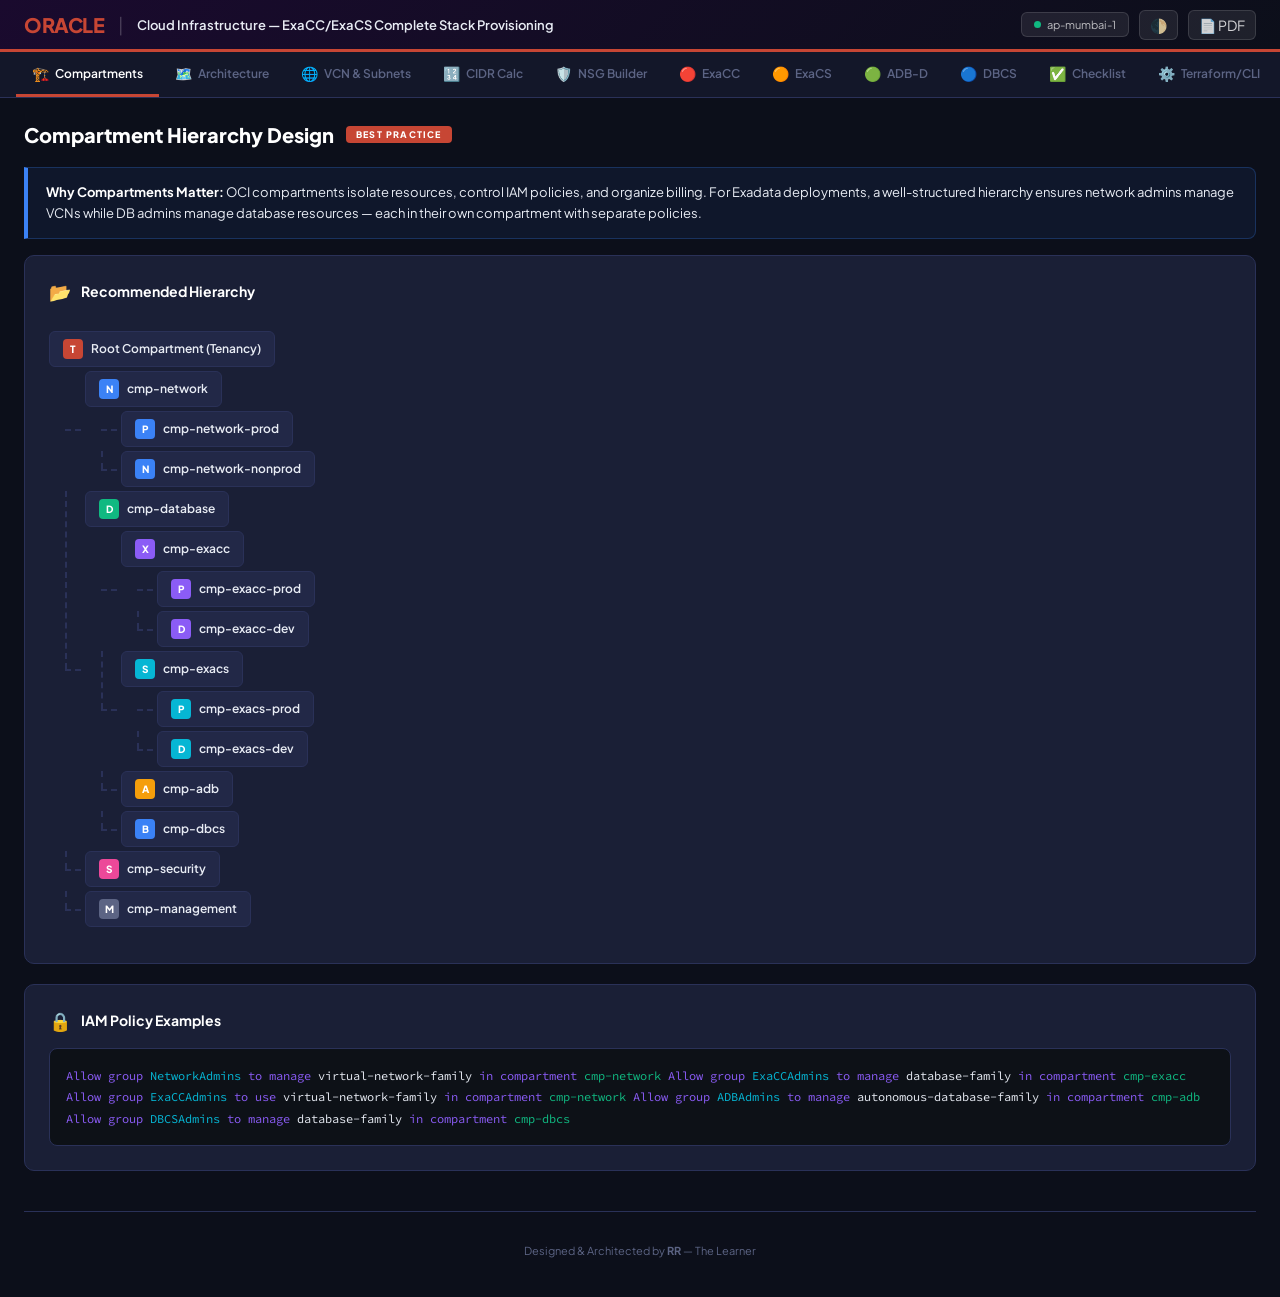
<file: index.html>
<!DOCTYPE html>
<html lang="en" data-theme="dark">
<head>
<meta charset="UTF-8">
<meta name="viewport" content="width=device-width, initial-scale=1.0">
<title>OCI Provisioning Lab Architecture v2 — Designed by RR</title>
<link href="https://fonts.googleapis.com/css2?family=Source+Code+Pro:wght@400;500;600;700&family=Plus+Jakarta+Sans:wght@400;500;600;700;800&family=DM+Sans:wght@400;500;600;700&display=swap" rel="stylesheet">
<style>
/* ═══════════════════════════════════════════════════════════
   THEME SYSTEM — Dark (default) + Light
   ═══════════════════════════════════════════════════════════ */
:root, [data-theme="dark"] {
  --bg-primary: #0c0f1a;
  --bg-secondary: #131729;
  --bg-card: #1a1f36;
  --bg-card-hover: #1f2544;
  --bg-elevated: #222847;
  --border: #2a3158;
  --border-hover: #3d4575;
  --text-primary: #e8ecf4;
  --text-secondary: #9ba3bf;
  --text-muted: #5c6484;
  --text-white: #ffffff;
  --oracle-red: #c74634;
  --oracle-red-hover: #e05a48;
  --accent-blue: #3b82f6;
  --accent-green: #10b981;
  --accent-cyan: #06b6d4;
  --accent-purple: #8b5cf6;
  --accent-orange: #f59e0b;
  --accent-pink: #ec4899;
  --success: #10b981;
  --warning: #f59e0b;
  --danger: #ef4444;
  --info-bg: rgba(59,130,246,0.08);
  --info-border: rgba(59,130,246,0.25);
  --warn-bg: rgba(245,158,11,0.08);
  --warn-border: rgba(245,158,11,0.25);
  --danger-bg: rgba(199,70,52,0.08);
  --danger-border: rgba(199,70,52,0.25);
  --grid-dot: rgba(255,255,255,0.03);
  --shadow: 0 4px 24px rgba(0,0,0,0.4);
  --code-bg: #0d1117;
  --topnav-bg: linear-gradient(135deg, #1a0a2e 0%, #0c0f1a 100%);
}
[data-theme="light"] {
  --bg-primary: #f4f6fb;
  --bg-secondary: #ffffff;
  --bg-card: #ffffff;
  --bg-card-hover: #f8f9fc;
  --bg-elevated: #f0f2f8;
  --border: #d4d9e8;
  --border-hover: #b0b8d0;
  --text-primary: #1a1f36;
  --text-secondary: #5c6484;
  --text-muted: #9ba3bf;
  --text-white: #1a1f36;
  --info-bg: rgba(59,130,246,0.06);
  --info-border: rgba(59,130,246,0.2);
  --warn-bg: rgba(245,158,11,0.06);
  --warn-border: rgba(245,158,11,0.2);
  --danger-bg: rgba(199,70,52,0.06);
  --danger-border: rgba(199,70,52,0.2);
  --grid-dot: rgba(0,0,0,0.04);
  --shadow: 0 4px 24px rgba(0,0,0,0.08);
  --code-bg: #f0f2f8;
  --topnav-bg: linear-gradient(135deg, #312e81 0%, #1e1b4b 100%);
}

* { margin:0; padding:0; box-sizing:border-box; }
body {
  background: var(--bg-primary);
  color: var(--text-primary);
  font-family: 'Plus Jakarta Sans', 'DM Sans', sans-serif;
  min-height: 100vh;
  transition: background 0.3s, color 0.3s;
}

/* ═══ TOP NAV ═══ */
.topnav {
  background: var(--topnav-bg);
  border-bottom: 3px solid var(--oracle-red);
  padding: 0 24px;
  height: 52px;
  display: flex;
  align-items: center;
  justify-content: space-between;
  position: sticky;
  top: 0;
  z-index: 200;
}
.topnav .brand { display:flex; align-items:center; gap:14px; }
.topnav .oracle-logo { color:var(--oracle-red); font-size:20px; font-weight:800; letter-spacing:-0.5px; }
.topnav .sep { color:rgba(255,255,255,0.2); font-size:18px; }
.topnav .app-name { color:#e8ecf4; font-size:13px; font-weight:600; }
.topnav .controls { display:flex; align-items:center; gap:10px; }
.topnav .region { background:rgba(255,255,255,0.08); border:1px solid rgba(255,255,255,0.12); padding:5px 12px; border-radius:6px; font-size:11px; color:rgba(255,255,255,0.7); display:flex; align-items:center; gap:6px; }
.topnav .region .dot { width:7px;height:7px;background:var(--accent-green);border-radius:50%;animation:pulse 2s infinite; }
@keyframes pulse { 0%,100%{opacity:1;}50%{opacity:0.3;} }
.theme-toggle, .pdf-btn {
  background: rgba(255,255,255,0.08);
  border: 1px solid rgba(255,255,255,0.12);
  color: rgba(255,255,255,0.8);
  padding: 5px 10px;
  border-radius: 6px;
  cursor: pointer;
  font-size: 14px;
  font-family: inherit;
  transition: all 0.2s;
}
.theme-toggle:hover, .pdf-btn:hover { background:rgba(255,255,255,0.15); }

/* ═══ TAB SYSTEM ═══ */
.tab-container {
  background: var(--bg-secondary);
  border-bottom: 1px solid var(--border);
  position: sticky;
  top: 52px;
  z-index: 150;
}
.tab-scroll { display:flex; overflow-x:auto; padding:0 16px; scrollbar-width:none; }
.tab-scroll::-webkit-scrollbar { display:none; }
.tab-btn {
  padding: 12px 16px;
  font-size: 12px;
  font-weight: 600;
  font-family: inherit;
  color: var(--text-muted);
  background: none;
  border: none;
  cursor: pointer;
  border-bottom: 3px solid transparent;
  transition: all 0.2s;
  white-space: nowrap;
  display: flex;
  align-items: center;
  gap: 6px;
}
.tab-btn:hover { color:var(--text-primary); }
.tab-btn.active { color:var(--text-white); border-bottom-color:var(--oracle-red); }
.tab-btn .ico { font-size:14px; }

/* ═══ MAIN ═══ */
.main { max-width:1440px; margin:0 auto; padding:24px; }
.panel { display:none; animation:fadeUp 0.3s ease; }
.panel.active { display:block; }
@keyframes fadeUp { from{opacity:0;transform:translateY(10px);}to{opacity:1;transform:translateY(0);} }

/* ═══ SECTION HEADERS ═══ */
.sec-hdr { display:flex; align-items:center; gap:12px; margin-bottom:20px; }
.sec-hdr h2 { font-size:20px; font-weight:800; color:var(--text-white); }
.badge { background:var(--oracle-red); color:white; font-size:9px; font-weight:800; padding:3px 10px; border-radius:4px; text-transform:uppercase; letter-spacing:1.2px; }
.badge-blue { background:var(--accent-blue); }
.badge-green { background:var(--accent-green); }
.badge-purple { background:var(--accent-purple); }

/* ═══ CARDS ═══ */
.card {
  background: var(--bg-card);
  border: 1px solid var(--border);
  border-radius: 10px;
  padding: 24px;
  margin-bottom: 20px;
  transition: all 0.2s;
}
.card:hover { border-color:var(--border-hover); }
.card-title { font-size:14px; font-weight:700; color:var(--text-white); margin-bottom:16px; display:flex; align-items:center; gap:10px; }
.card-title .ico { font-size:18px; }

/* ═══ INFO BOXES ═══ */
.info { background:var(--info-bg); border:1px solid var(--info-border); border-left:4px solid var(--accent-blue); border-radius:0 8px 8px 0; padding:14px 18px; margin:16px 0; font-size:13px; line-height:1.6; }
.info.warn { background:var(--warn-bg); border-color:var(--warn-border); border-left-color:var(--accent-orange); }
.info.danger { background:var(--danger-bg); border-color:var(--danger-border); border-left-color:var(--oracle-red); }
.info strong { color:var(--text-white); }

/* ═══ COMPARTMENT TREE ═══ */
.tree { padding:8px 0; }
.tree-node { position:relative; padding-left:28px; margin:4px 0; }
.tree-node::before { content:''; position:absolute; left:8px; top:0; bottom:50%; width:1px; border-left:2px dashed var(--border); }
.tree-node::after { content:''; position:absolute; left:8px; top:50%; width:16px; border-top:2px dashed var(--border); }
.tree-node:first-child::before { top:50%; }
.tree-root { padding-left:0; }
.tree-root::before,.tree-root::after { display:none; }
.tree-label { display:inline-flex; align-items:center; gap:8px; background:var(--bg-elevated); border:1px solid var(--border); border-radius:6px; padding:7px 13px; font-size:12px; font-weight:600; cursor:default; transition:all 0.2s; }
.tree-label:hover { border-color:var(--accent-blue); background:rgba(59,130,246,0.06); }
.comp-icon { width:20px;height:20px;border-radius:4px;display:flex;align-items:center;justify-content:center;font-size:10px;font-weight:800;color:white;flex-shrink:0; }
.tree-children { padding-left:8px; }

/* ═══ FLOW STEPS ═══ */
.flow { display:flex; flex-direction:column; gap:2px; margin-top:16px; }
.fstep { display:flex; align-items:flex-start; gap:14px; }
.fstep-line { display:flex; flex-direction:column; align-items:center; width:36px; flex-shrink:0; }
.fstep-num { width:32px;height:32px;border-radius:50%;display:flex;align-items:center;justify-content:center;font-size:13px;font-weight:800;flex-shrink:0;z-index:2;color:white; }
.fstep-conn { width:2px;height:20px;background:var(--border);flex-shrink:0; }
.fstep:last-child .fstep-conn { display:none; }
.fstep-body { background:var(--bg-elevated); border:1px solid var(--border); border-radius:8px; padding:14px 18px; flex:1; margin-bottom:4px; transition:all 0.2s; }
.fstep-body:hover { border-color:rgba(199,70,52,0.4); transform:translateX(3px); }
.fstep-body h4 { font-size:13px; font-weight:700; color:var(--text-white); margin-bottom:5px; }
.fstep-body p { font-size:12px; color:var(--text-secondary); line-height:1.6; }
.console-path { font-family:'Source Code Pro',monospace; font-size:10px; color:var(--accent-cyan); background:rgba(6,182,212,0.06); padding:4px 10px; border-radius:4px; margin-top:8px; display:inline-block; }
.fstep-time { font-size:10px; color:var(--accent-orange); font-weight:700; margin-top:6px; display:flex; align-items:center; gap:4px; }

/* ═══ TABLES ═══ */
.tbl { width:100%; border-collapse:separate; border-spacing:0; font-size:12px; margin-top:12px; }
.tbl thead th { background:var(--bg-elevated); color:var(--text-secondary); font-size:10px; font-weight:700; text-transform:uppercase; letter-spacing:0.8px; padding:10px 12px; text-align:left; border-bottom:2px solid var(--border); }
.tbl thead th:first-child { border-radius:8px 0 0 0; }
.tbl thead th:last-child { border-radius:0 8px 0 0; }
.tbl tbody td { padding:10px 12px; border-bottom:1px solid rgba(42,49,88,0.4); }
.tbl tbody tr:hover { background:rgba(59,130,246,0.04); }
.mono { font-family:'Source Code Pro',monospace; }
.cidr-val { font-family:'Source Code Pro',monospace; font-weight:600; color:var(--accent-cyan); }
.type-badge { display:inline-block; padding:2px 8px; border-radius:4px; font-size:10px; font-weight:700; }
.type-priv { background:rgba(16,185,129,0.12); color:var(--accent-green); }
.type-pub { background:rgba(245,158,11,0.12); color:var(--accent-orange); }

/* ═══ CIDR CALCULATOR ═══ */
.input-row { display:flex; gap:12px; align-items:flex-end; flex-wrap:wrap; margin-bottom:20px; }
.field { display:flex; flex-direction:column; gap:5px; }
.field label { font-size:10px; font-weight:700; color:var(--text-secondary); text-transform:uppercase; letter-spacing:0.8px; }
.field input, .field select {
  background:var(--bg-elevated); border:1px solid var(--border); color:var(--text-primary);
  padding:9px 13px; border-radius:6px; font-family:'Source Code Pro',monospace; font-size:13px;
  outline:none; transition:border-color 0.2s; min-width:180px;
}
.field input:focus,.field select:focus { border-color:var(--oracle-red); box-shadow:0 0 0 3px rgba(199,70,52,0.12); }
.btn { padding:9px 20px; border-radius:6px; font-family:inherit; font-size:12px; font-weight:700; cursor:pointer; border:none; transition:all 0.2s; }
.btn-red { background:var(--oracle-red); color:white; }
.btn-red:hover { background:var(--oracle-red-hover); transform:translateY(-1px); }
.btn-sm { padding:5px 12px; font-size:11px; border-radius:4px; }

/* ═══ INTERACTIVE ARCHITECTURE DIAGRAM ═══ */
.arch-canvas {
  background: linear-gradient(135deg, var(--bg-card) 0%, rgba(15,52,96,0.15) 100%);
  border: 1px solid var(--border);
  border-radius: 12px;
  padding: 24px;
  position: relative;
  overflow: hidden;
}
.arch-canvas::before {
  content:''; position:absolute; top:0;left:0;right:0;bottom:0;
  background-image:radial-gradient(circle at 1px 1px, var(--grid-dot) 1px, transparent 0);
  background-size:20px 20px; pointer-events:none;
}
.arch-region { position:relative; z-index:1; }
.arch-region-label { text-align:center; font-size:11px; font-weight:700; color:var(--text-muted); text-transform:uppercase; letter-spacing:2px; margin-bottom:16px; }
.arch-row { display:flex; gap:12px; justify-content:center; flex-wrap:wrap; margin-bottom:12px; }
.arch-box {
  border:2px solid; border-radius:8px; padding:14px 18px; min-width:170px; text-align:center;
  cursor:pointer; transition:all 0.25s; position:relative;
}
.arch-box:hover { transform:translateY(-3px); box-shadow:0 8px 20px rgba(0,0,0,0.3); }
.arch-box.selected { box-shadow:0 0 0 3px rgba(199,70,52,0.4); transform:translateY(-3px); }
.arch-box .a-title { font-size:11px; font-weight:700; text-transform:uppercase; letter-spacing:0.8px; margin-bottom:4px; }
.arch-box .a-detail { font-family:'Source Code Pro',monospace; font-size:11px; opacity:0.7; }
.arch-box .a-sub { font-size:10px; color:var(--text-muted); margin-top:4px; }
.a-vcn { border-color:var(--accent-blue); background:rgba(59,130,246,0.04); }
.a-vcn .a-title { color:var(--accent-blue); }
.a-client { border-color:var(--accent-green); background:rgba(16,185,129,0.04); }
.a-client .a-title { color:var(--accent-green); }
.a-backup { border-color:var(--accent-orange); background:rgba(245,158,11,0.04); }
.a-backup .a-title { color:var(--accent-orange); }
.a-gw { border-color:var(--accent-cyan); background:rgba(6,182,212,0.04); }
.a-gw .a-title { color:var(--accent-cyan); }
.a-exa { border-color:var(--oracle-red); background:rgba(199,70,52,0.04); }
.a-exa .a-title { color:var(--oracle-red); }
.a-db { border-color:var(--accent-purple); background:rgba(139,92,246,0.04); }
.a-db .a-title { color:var(--accent-purple); }
.arch-arrow { text-align:center; color:var(--text-muted); font-size:18px; margin:6px 0; }
.arch-detail-panel {
  background:var(--bg-elevated); border:1px solid var(--border); border-radius:8px;
  padding:16px 20px; margin-top:16px; display:none; animation:fadeUp 0.2s ease;
}
.arch-detail-panel.show { display:block; }
.arch-detail-panel h4 { font-size:14px; font-weight:700; color:var(--text-white); margin-bottom:10px; }
.detail-grid { display:grid; grid-template-columns:repeat(auto-fill,minmax(200px,1fr)); gap:8px; }
.detail-item { display:flex; justify-content:space-between; padding:6px 0; border-bottom:1px solid rgba(42,49,88,0.3); font-size:12px; }
.detail-item .dk { color:var(--text-secondary); }
.detail-item .dv { color:var(--text-primary); font-weight:600; font-family:'Source Code Pro',monospace; font-size:11px; }

/* ═══ CHECKLIST ═══ */
.checklist { margin-top:12px; }
.check-item {
  display:flex; align-items:flex-start; gap:12px; padding:12px 16px;
  background:var(--bg-elevated); border:1px solid var(--border); border-radius:8px;
  margin-bottom:6px; transition:all 0.2s; cursor:pointer;
}
.check-item:hover { border-color:var(--border-hover); }
.check-item.done { opacity:0.6; }
.check-item.done .check-text { text-decoration:line-through; }
.check-box {
  width:22px; height:22px; border:2px solid var(--border); border-radius:5px;
  display:flex; align-items:center; justify-content:center; flex-shrink:0;
  transition:all 0.2s; margin-top:1px;
}
.check-item.done .check-box { background:var(--accent-green); border-color:var(--accent-green); }
.check-item.done .check-box::after { content:'✓'; color:white; font-size:13px; font-weight:800; }
.check-text h4 { font-size:13px; font-weight:600; color:var(--text-white); }
.check-text p { font-size:11px; color:var(--text-secondary); margin-top:3px; }
.progress-bar { background:var(--bg-elevated); border-radius:8px; height:8px; margin:12px 0; overflow:hidden; }
.progress-fill { height:100%; background:linear-gradient(90deg,var(--accent-green),var(--accent-cyan)); border-radius:8px; transition:width 0.4s ease; }
.progress-label { font-size:12px; color:var(--text-secondary); margin-bottom:4px; }

/* ═══ QUIZ ═══ */
.quiz-q { background:var(--bg-card); border:1px solid var(--border); border-radius:10px; padding:20px; margin-bottom:16px; }
.quiz-q h4 { font-size:14px; font-weight:700; color:var(--text-white); margin-bottom:14px; display:flex; gap:8px; }
.quiz-q .q-num { color:var(--oracle-red); font-weight:800; }
.quiz-opts { display:flex; flex-direction:column; gap:6px; }
.quiz-opt {
  display:flex; align-items:center; gap:10px; padding:10px 14px;
  background:var(--bg-elevated); border:1px solid var(--border); border-radius:6px;
  cursor:pointer; transition:all 0.2s; font-size:13px;
}
.quiz-opt:hover { border-color:var(--accent-blue); }
.quiz-opt.correct { background:rgba(16,185,129,0.1); border-color:var(--accent-green); }
.quiz-opt.wrong { background:rgba(239,68,68,0.1); border-color:var(--danger); }
.quiz-opt .opt-marker { width:22px;height:22px;border-radius:50%;border:2px solid var(--border);display:flex;align-items:center;justify-content:center;font-size:11px;font-weight:700;flex-shrink:0; }
.quiz-opt.correct .opt-marker { background:var(--accent-green);border-color:var(--accent-green);color:white; }
.quiz-opt.wrong .opt-marker { background:var(--danger);border-color:var(--danger);color:white; }
.quiz-explanation { margin-top:10px; padding:10px 14px; background:var(--info-bg); border:1px solid var(--info-border); border-radius:6px; font-size:12px; color:var(--text-secondary); display:none; }
.quiz-score { text-align:center; padding:20px; }
.quiz-score .score-num { font-size:48px; font-weight:800; color:var(--oracle-red); }
.quiz-score .score-label { font-size:14px; color:var(--text-secondary); }

/* ═══ NSG BUILDER ═══ */
.nsg-svc-btns { display:flex; gap:8px; flex-wrap:wrap; margin-bottom:16px; }
.nsg-svc-btn {
  padding:8px 16px; border-radius:6px; border:1px solid var(--border);
  background:var(--bg-elevated); color:var(--text-secondary); font-size:12px; font-weight:600;
  cursor:pointer; transition:all 0.2s; font-family:inherit;
}
.nsg-svc-btn:hover { border-color:var(--oracle-red); }
.nsg-svc-btn.active { background:var(--oracle-red); color:white; border-color:var(--oracle-red); }
.copy-btn {
  background:var(--bg-elevated); border:1px solid var(--border); color:var(--accent-cyan);
  padding:6px 14px; border-radius:5px; cursor:pointer; font-size:11px; font-weight:600;
  font-family:inherit; transition:all 0.2s;
}
.copy-btn:hover { background:var(--accent-cyan); color:white; }

/* ═══ CODE BLOCKS ═══ */
.code-block {
  background:var(--code-bg); border:1px solid var(--border); border-radius:8px;
  padding:16px; font-family:'Source Code Pro',monospace; font-size:12px;
  line-height:1.8; overflow-x:auto; position:relative; color:var(--text-primary);
  margin-top:12px;
}
.code-block .copy-float {
  position:absolute; top:8px; right:8px;
}
.code-block .kw { color:var(--accent-purple); }
.code-block .str { color:var(--accent-green); }
.code-block .cm { color:var(--text-muted); }
.code-block .var { color:var(--accent-cyan); }

/* ═══ SPEC GRID ═══ */
.spec-grid { display:grid; grid-template-columns:repeat(auto-fit,minmax(280px,1fr)); gap:14px; margin-top:16px; }
.spec-card {
  background:var(--bg-card); border:1px solid var(--border); border-radius:10px;
  padding:18px; border-top:3px solid var(--oracle-red); transition:all 0.25s;
}
.spec-card:hover { transform:translateY(-3px); box-shadow:var(--shadow); }
.spec-card h3 { font-size:15px; font-weight:800; margin-bottom:12px; display:flex; align-items:center; gap:8px; }
.spec-row { display:flex; justify-content:space-between; padding:7px 0; border-bottom:1px solid rgba(42,49,88,0.25); font-size:12px; }
.spec-row:last-child { border-bottom:none; }
.spec-key { color:var(--text-secondary); }
.spec-val { color:var(--text-primary); font-weight:600; font-family:'Source Code Pro',monospace; font-size:11px; text-align:right; max-width:55%; }

/* ═══ COMPARISON TABLE ═══ */
.cmp-table { width:100%; border-collapse:separate; border-spacing:0; font-size:12px; }
.cmp-table thead th { background:var(--bg-elevated); padding:10px 14px; text-align:left; font-size:10px; text-transform:uppercase; letter-spacing:0.8px; color:var(--text-secondary); border-bottom:2px solid var(--border); }
.cmp-table tbody td { padding:10px 14px; border-bottom:1px solid rgba(42,49,88,0.3); vertical-align:top; }
.cmp-table tbody tr:hover { background:rgba(59,130,246,0.03); }
.cmp-table .feature { font-weight:600; color:var(--text-white); min-width:140px; }
.check-yes { color:var(--accent-green); font-weight:700; }
.check-no { color:var(--danger); font-weight:700; }

/* ═══ TROUBLESHOOT ═══ */
.trouble-item {
  background:var(--bg-card); border:1px solid var(--border); border-radius:10px;
  margin-bottom:12px; overflow:hidden; transition:all 0.2s;
}
.trouble-header {
  padding:14px 18px; cursor:pointer; display:flex; align-items:center;
  justify-content:space-between; font-size:13px; font-weight:600;
}
.trouble-header:hover { background:var(--bg-card-hover); }
.trouble-header .error-msg { color:var(--danger); font-family:'Source Code Pro',monospace; font-size:12px; }
.trouble-body { padding:0 18px 16px; display:none; }
.trouble-item.open .trouble-body { display:block; }
.trouble-item.open .trouble-chevron { transform:rotate(180deg); }
.trouble-chevron { transition:transform 0.2s; color:var(--text-muted); }
.fix-step { display:flex; gap:8px; margin-top:8px; font-size:12px; color:var(--text-secondary); line-height:1.6; }
.fix-step .fix-num { background:var(--accent-green); color:white; width:20px;height:20px;border-radius:50%;display:flex;align-items:center;justify-content:center;font-size:10px;font-weight:800;flex-shrink:0; }

/* ═══ DATA GUARD DIAGRAM ═══ */
.dg-topology { display:flex; gap:24px; align-items:center; justify-content:center; flex-wrap:wrap; margin-top:16px; }
.dg-box { background:var(--bg-elevated); border:2px solid var(--border); border-radius:10px; padding:20px; min-width:240px; text-align:center; }
.dg-box h4 { font-size:14px; font-weight:700; color:var(--text-white); margin-bottom:8px; }
.dg-box .dg-role { font-size:11px; font-weight:700; padding:3px 10px; border-radius:4px; display:inline-block; margin-bottom:8px; }
.dg-primary .dg-role { background:rgba(16,185,129,0.15); color:var(--accent-green); }
.dg-standby .dg-role { background:rgba(245,158,11,0.15); color:var(--accent-orange); }
.dg-arrow { font-size:28px; color:var(--accent-cyan); display:flex; flex-direction:column; align-items:center; gap:2px; }
.dg-arrow .dg-label { font-size:10px; font-weight:600; color:var(--text-muted); }

/* ═══ RESPONSIVE ═══ */
@media(max-width:768px) {
  .main { padding:16px; }
  .input-row { flex-direction:column; }
  .field input,.field select { min-width:100%; }
  .spec-grid { grid-template-columns:1fr; }
  .arch-row { flex-direction:column; align-items:center; }
  .dg-topology { flex-direction:column; }
  .dg-arrow { transform:rotate(90deg); }
}

/* ═══ PRINT ═══ */
@media print {
  .topnav,.tab-container { display:none; }
  .panel { display:block!important; page-break-before:always; }
  .panel:first-child { page-break-before:auto; }
  body { background:white; color:#1a1a2e; }
}

.footer { text-align:center; padding:32px 0 16px; font-size:11px; color:var(--text-muted); border-top:1px solid var(--border); margin-top:40px; }
.footer a { color:var(--oracle-red); text-decoration:none; }
</style>
</head>
<body>

<!-- ═══════════════ TOP NAV ═══════════════ -->
<nav class="topnav">
  <div class="brand">
    <span class="oracle-logo">ORACLE</span>
    <span class="sep">|</span>
    <span class="app-name">Cloud Infrastructure — ExaCC/ExaCS Complete Stack Provisioning</span>
  </div>
  <div class="controls">
    <div class="region"><span class="dot"></span>ap-mumbai-1</div>
    <button class="theme-toggle" onclick="toggleTheme()" title="Toggle Light/Dark">🌓</button>
    <button class="pdf-btn" onclick="window.print()" title="Print / Save PDF">📄 PDF</button>
  </div>
</nav>

<!-- ═══════════════ TABS ═══════════════ -->
<div class="tab-container">
<div class="tab-scroll" id="tabScroll">
  <button class="tab-btn active" data-tab="compartment"><span class="ico">🏗️</span>Compartments</button>
  <button class="tab-btn" data-tab="arch"><span class="ico">🗺️</span>Architecture</button>
  <button class="tab-btn" data-tab="vcn"><span class="ico">🌐</span>VCN & Subnets</button>
  <button class="tab-btn" data-tab="cidr"><span class="ico">🔢</span>CIDR Calc</button>
  <button class="tab-btn" data-tab="nsg"><span class="ico">🛡️</span>NSG Builder</button>
  <button class="tab-btn" data-tab="exacc"><span class="ico">🔴</span>ExaCC</button>
  <button class="tab-btn" data-tab="exacs"><span class="ico">🟠</span>ExaCS</button>
  <button class="tab-btn" data-tab="adb"><span class="ico">🟢</span>ADB-D</button>
  <button class="tab-btn" data-tab="dbcs"><span class="ico">🔵</span>DBCS</button>
  <button class="tab-btn" data-tab="checklist"><span class="ico">✅</span>Checklist</button>
  <button class="tab-btn" data-tab="terraform"><span class="ico">⚙️</span>Terraform/CLI</button>
  <button class="tab-btn" data-tab="dg"><span class="ico">🔄</span>Data Guard</button>
  <button class="tab-btn" data-tab="onprem"><span class="ico">🏢</span>On-Prem vs Cloud</button>
  <button class="tab-btn" data-tab="trouble"><span class="ico">🔧</span>Troubleshoot</button>
  <button class="tab-btn" data-tab="quiz"><span class="ico">🧠</span>Quiz</button>
  <button class="tab-btn" data-tab="compare"><span class="ico">📊</span>Compare</button>
</div>
</div>

<div class="main">

<!-- ╔══════════════════════════════════════════╗
     ║  TAB: COMPARTMENT DESIGN                ║
     ╚══════════════════════════════════════════╝ -->
<div id="p-compartment" class="panel active">
  <div class="sec-hdr"><h2>Compartment Hierarchy Design</h2><span class="badge">Best Practice</span></div>
  <div class="info"><strong>Why Compartments Matter:</strong> OCI compartments isolate resources, control IAM policies, and organize billing. For Exadata deployments, a well-structured hierarchy ensures network admins manage VCNs while DB admins manage database resources — each in their own compartment with separate policies.</div>
  <div class="card">
    <div class="card-title"><span class="ico">📂</span>Recommended Hierarchy</div>
    <div class="tree">
      <div class="tree-node tree-root">
        <div class="tree-label"><div class="comp-icon" style="background:var(--oracle-red)">T</div>Root Compartment (Tenancy)</div>
        <div class="tree-children">
          <div class="tree-node"><div class="tree-label"><div class="comp-icon" style="background:var(--accent-blue)">N</div>cmp-network</div>
            <div class="tree-children">
              <div class="tree-node"><div class="tree-label"><div class="comp-icon" style="background:var(--accent-blue)">P</div>cmp-network-prod</div></div>
              <div class="tree-node"><div class="tree-label"><div class="comp-icon" style="background:var(--accent-blue)">N</div>cmp-network-nonprod</div></div>
            </div>
          </div>
          <div class="tree-node"><div class="tree-label"><div class="comp-icon" style="background:var(--accent-green)">D</div>cmp-database</div>
            <div class="tree-children">
              <div class="tree-node"><div class="tree-label"><div class="comp-icon" style="background:var(--accent-purple)">X</div>cmp-exacc</div>
                <div class="tree-children">
                  <div class="tree-node"><div class="tree-label"><div class="comp-icon" style="background:var(--accent-purple)">P</div>cmp-exacc-prod</div></div>
                  <div class="tree-node"><div class="tree-label"><div class="comp-icon" style="background:var(--accent-purple)">D</div>cmp-exacc-dev</div></div>
                </div>
              </div>
              <div class="tree-node"><div class="tree-label"><div class="comp-icon" style="background:var(--accent-cyan)">S</div>cmp-exacs</div>
                <div class="tree-children">
                  <div class="tree-node"><div class="tree-label"><div class="comp-icon" style="background:var(--accent-cyan)">P</div>cmp-exacs-prod</div></div>
                  <div class="tree-node"><div class="tree-label"><div class="comp-icon" style="background:var(--accent-cyan)">D</div>cmp-exacs-dev</div></div>
                </div>
              </div>
              <div class="tree-node"><div class="tree-label"><div class="comp-icon" style="background:var(--accent-orange)">A</div>cmp-adb</div></div>
              <div class="tree-node"><div class="tree-label"><div class="comp-icon" style="background:var(--accent-blue)">B</div>cmp-dbcs</div></div>
            </div>
          </div>
          <div class="tree-node"><div class="tree-label"><div class="comp-icon" style="background:var(--accent-pink)">S</div>cmp-security</div></div>
          <div class="tree-node"><div class="tree-label"><div class="comp-icon" style="background:var(--text-muted)">M</div>cmp-management</div></div>
        </div>
      </div>
    </div>
  </div>
  <div class="card">
    <div class="card-title"><span class="ico">🔒</span>IAM Policy Examples</div>
    <div class="code-block">
<span class="kw">Allow group</span> <span class="var">NetworkAdmins</span> <span class="kw">to manage</span> virtual-network-family <span class="kw">in compartment</span> <span class="str">cmp-network</span>
<span class="kw">Allow group</span> <span class="var">ExaCCAdmins</span> <span class="kw">to manage</span> database-family <span class="kw">in compartment</span> <span class="str">cmp-exacc</span>
<span class="kw">Allow group</span> <span class="var">ExaCCAdmins</span> <span class="kw">to use</span> virtual-network-family <span class="kw">in compartment</span> <span class="str">cmp-network</span>
<span class="kw">Allow group</span> <span class="var">ADBAdmins</span> <span class="kw">to manage</span> autonomous-database-family <span class="kw">in compartment</span> <span class="str">cmp-adb</span>
<span class="kw">Allow group</span> <span class="var">DBCSAdmins</span> <span class="kw">to manage</span> database-family <span class="kw">in compartment</span> <span class="str">cmp-dbcs</span>
    </div>
  </div>
</div>

<!-- ╔══════════════════════════════════════════╗
     ║  TAB: INTERACTIVE ARCHITECTURE           ║
     ╚══════════════════════════════════════════╝ -->
<div id="p-arch" class="panel">
  <div class="sec-hdr"><h2>Interactive Architecture Diagram</h2><span class="badge badge-blue">Click Components</span></div>
  <div class="info">Click any component below to see its detailed configuration — IP addresses, ports, connections, and dependencies.</div>
  <div class="arch-canvas">
    <div class="arch-region">
      <div class="arch-region-label">OCI Region — ap-mumbai-1 (BOM)</div>
      <div class="arch-row">
        <div class="arch-box a-vcn" style="min-width:92%;padding:18px;" onclick="showArchDetail('vcn',event)">
          <div class="a-title">VCN — vcn-exadata-lab</div>
          <div class="a-detail">10.0.0.0/16 | DNS: exalab</div>
          <div class="arch-row" style="margin-top:16px;">
            <div class="arch-box a-client" onclick="event.stopPropagation();showArchDetail('client',event)">
              <div class="a-title">Client Subnet</div>
              <div class="a-detail">10.0.1.0/24</div>
              <div class="a-sub">Private | 254 IPs</div>
            </div>
            <div class="arch-box a-backup" onclick="event.stopPropagation();showArchDetail('backup',event)">
              <div class="a-title">Backup Subnet</div>
              <div class="a-detail">10.0.2.0/24</div>
              <div class="a-sub">Private | 254 IPs</div>
            </div>
            <div class="arch-box a-gw" onclick="event.stopPropagation();showArchDetail('app',event)">
              <div class="a-title">App Subnet</div>
              <div class="a-detail">10.0.3.0/24</div>
              <div class="a-sub">Private | Bastion</div>
            </div>
          </div>
          <div class="arch-arrow">↕</div>
          <div class="arch-row">
            <div class="arch-box a-exa" onclick="event.stopPropagation();showArchDetail('exainfra',event)">
              <div class="a-title">Exa Infrastructure</div>
              <div class="a-detail">X9M-2</div>
              <div class="a-sub">2 DB + 3 Storage</div>
            </div>
            <div class="arch-box a-db" onclick="event.stopPropagation();showArchDetail('vmcluster',event)">
              <div class="a-title">VM Cluster</div>
              <div class="a-detail">4 OCPU/node</div>
              <div class="a-sub">GI 19.22</div>
            </div>
            <div class="arch-box a-db" onclick="event.stopPropagation();showArchDetail('database',event)">
              <div class="a-title">Database</div>
              <div class="a-detail">19c EE-HP</div>
              <div class="a-sub">CDB + PDB1</div>
            </div>
          </div>
          <div class="arch-arrow">↕</div>
          <div class="arch-row">
            <div class="arch-box a-gw" style="min-width:130px;" onclick="event.stopPropagation();showArchDetail('sgw',event)">
              <div class="a-title">Service GW</div><div class="a-detail">All Services</div>
            </div>
            <div class="arch-box a-gw" style="min-width:130px;" onclick="event.stopPropagation();showArchDetail('natgw',event)">
              <div class="a-title">NAT GW</div><div class="a-detail">Outbound</div>
            </div>
            <div class="arch-box a-gw" style="min-width:130px;" onclick="event.stopPropagation();showArchDetail('drg',event)">
              <div class="a-title">DRG</div><div class="a-detail">FastConnect</div>
            </div>
          </div>
        </div>
      </div>
    </div>
  </div>
  <div class="arch-detail-panel" id="archDetailPanel">
    <h4 id="archDetailTitle">Component Details</h4>
    <div class="detail-grid" id="archDetailGrid"></div>
  </div>
</div>

<!-- ╔══════════════════════════════════════════╗
     ║  TAB: VCN & SUBNET DESIGN               ║
     ╚══════════════════════════════════════════╝ -->
<div id="p-vcn" class="panel">
  <div class="sec-hdr"><h2>VCN & Subnet Architecture</h2><span class="badge">Network</span></div>
  <div class="card">
    <div class="card-title"><span class="ico">🛡️</span>Required NSG Rules — Exadata Client Subnet</div>
    <table class="tbl">
      <thead><tr><th>Direction</th><th>Protocol</th><th>Port</th><th>Source/Dest</th><th>Purpose</th></tr></thead>
      <tbody>
        <tr><td>Ingress</td><td>TCP</td><td>1521</td><td class="mono">10.0.3.0/24</td><td>SQL*Net from App Subnet</td></tr>
        <tr><td>Ingress</td><td>TCP</td><td>1521</td><td class="mono">10.0.1.0/24</td><td>Inter-node RAC</td></tr>
        <tr><td>Ingress</td><td>TCP</td><td>6200</td><td class="mono">10.0.1.0/24</td><td>ONS (FAN events)</td></tr>
        <tr><td>Ingress</td><td>TCP</td><td>22</td><td class="mono">10.0.3.0/24</td><td>SSH from Bastion</td></tr>
        <tr><td>Egress</td><td>TCP</td><td>443</td><td class="mono">OSN CIDR</td><td>Object Storage / Service GW</td></tr>
        <tr><td>Ingress</td><td>TCP</td><td>2484</td><td class="mono">10.0.3.0/24</td><td>SQL*Net TLS (TCPS)</td></tr>
      </tbody>
    </table>
  </div>
  <div class="info warn"><strong>⚠ ExaCC Specific:</strong> ExaCC requires TWO additional VLANs (admin + client) on the Exadata infrastructure. The admin VLAN connects to Oracle-managed control plane. Min /28 for client, /27+ recommended.</div>
</div>

<!-- ╔══════════════════════════════════════════╗
     ║  TAB: CIDR CALCULATOR                    ║
     ╚══════════════════════════════════════════╝ -->
<div id="p-cidr" class="panel">
  <div class="sec-hdr"><h2>CIDR Auto-Split Calculator</h2><span class="badge badge-blue">Interactive</span></div>
  <div class="card">
    <div class="card-title"><span class="ico">🔢</span>Input VCN CIDR → Auto-generate subnets</div>
    <div class="input-row">
      <div class="field"><label>VCN CIDR</label><input type="text" id="vcnCidr" value="10.0.0.0/16"></div>
      <div class="field"><label>Deployment</label>
        <select id="deployType">
          <option value="exacc">ExaCC</option><option value="exacs">ExaCS</option>
          <option value="adb">ADB-D</option><option value="dbcs">DBCS</option>
          <option value="all" selected>All Services</option>
        </select>
      </div>
      <div class="field"><label>Subnet Size</label>
        <select id="subnetSize">
          <option value="24">/24 (254 hosts)</option><option value="25">/25 (126)</option>
          <option value="26">/26 (62)</option><option value="27">/27 (30)</option><option value="28">/28 (14)</option>
        </select>
      </div>
      <button class="btn btn-red" onclick="calcCIDR()">⚡ Calculate</button>
    </div>
    <div id="cidrOut"></div>
  </div>
</div>

<!-- ╔══════════════════════════════════════════╗
     ║  TAB: NSG BUILDER                        ║
     ╚══════════════════════════════════════════╝ -->
<div id="p-nsg" class="panel">
  <div class="sec-hdr"><h2>NSG Rule Builder</h2><span class="badge badge-green">Auto-Generate</span></div>
  <div class="info">Select a service type below to auto-generate all required NSG ingress/egress rules. Copy as OCI CLI or Terraform format.</div>
  <div class="card">
    <div class="card-title"><span class="ico">🛡️</span>Select Service</div>
    <div class="nsg-svc-btns">
      <button class="nsg-svc-btn active" onclick="buildNSG('exacc',event)">ExaCC</button>
      <button class="nsg-svc-btn" onclick="buildNSG('exacs',event)">ExaCS</button>
      <button class="nsg-svc-btn" onclick="buildNSG('adb',event)">ADB-D</button>
      <button class="nsg-svc-btn" onclick="buildNSG('dbcs',event)">DBCS</button>
    </div>
    <div style="display:flex;gap:8px;margin-bottom:12px;">
      <button class="copy-btn" onclick="copyNSG('table',event)">📋 Copy as Table</button>
      <button class="copy-btn" onclick="copyNSG('terraform',event)">⚙️ Copy as Terraform</button>
      <button class="copy-btn" onclick="copyNSG('cli',event)">💻 Copy as OCI CLI</button>
    </div>
    <div id="nsgOut"></div>
  </div>
</div>

<!-- ╔══════════════════════════════════════════╗
     ║  TAB: ExaCC PROVISIONING                 ║
     ╚══════════════════════════════════════════╝ -->
<div id="p-exacc" class="panel">
  <div class="sec-hdr"><h2>ExaCC Provisioning Flow</h2><span class="badge">Cloud@Customer</span></div>
  <div class="info danger"><strong>Key Difference:</strong> ExaCC sits in YOUR data center. Oracle manages hardware, but you own the network. Flow: <strong>Infrastructure → VM Cluster Network → Validate → VM Cluster → DB Home → Database</strong>.</div>
  <div class="card">
    <div class="card-title"><span class="ico">🔴</span>Step-by-Step</div>
    <div class="flow">
      <div class="fstep"><div class="fstep-line"><div class="fstep-num" style="background:var(--oracle-red)">1</div><div class="fstep-conn"></div></div><div class="fstep-body"><h4>Create Exadata Infrastructure</h4><p>Select compartment → Choose ExaCC shape (X8M/X9M) → Configure maintenance window, DNS, NTP, contacts.</p><div class="console-path">☰ → Oracle Database → ExaCC → Exadata Infrastructure → Create</div><div class="fstep-time">⏱ ~5 min (console) + 4–8 weeks (rack delivery)</div></div></div>
      <div class="fstep"><div class="fstep-line"><div class="fstep-num" style="background:var(--oracle-red)">2</div><div class="fstep-conn"></div></div><div class="fstep-body"><h4>Download Configuration File → Send to Oracle</h4><p>Download JSON config. Oracle uses it to provision the physical Exadata rack in your DC.</p><div class="console-path">Infrastructure Details → Download Configuration File (.json)</div><div class="fstep-time">⏱ 4–8 weeks (physical provisioning)</div></div></div>
      <div class="fstep"><div class="fstep-line"><div class="fstep-num" style="background:var(--accent-blue)">3</div><div class="fstep-conn"></div></div><div class="fstep-body"><h4>Create VM Cluster Network</h4><p>Define Client & Backup VLANs with IPs, VLAN IDs, gateway, netmask, DNS, domain. <strong>This is internal Exa rack networking, NOT VCN.</strong></p><div class="console-path">Infrastructure Details → VM Cluster Networks → Create</div><div class="fstep-time">⏱ ~10 min</div></div></div>
      <div class="fstep"><div class="fstep-line"><div class="fstep-num" style="background:var(--accent-blue)">4</div><div class="fstep-conn"></div></div><div class="fstep-body"><h4>Validate VM Cluster Network</h4><p>Click Validate → OCI checks connectivity. Status: "Requires Validation" → "Validated".</p><div class="console-path">VM Cluster Network Details → Validate</div><div class="fstep-time">⏱ ~15–30 min</div></div></div>
      <div class="fstep"><div class="fstep-line"><div class="fstep-num" style="background:var(--accent-green)">5</div><div class="fstep-conn"></div></div><div class="fstep-body"><h4>Create VM Cluster</h4><p>Select validated network → OCPU, memory, storage → SSH keys → License type → GI version.</p><div class="console-path">Infrastructure → VM Clusters → Create VM Cluster</div><div class="fstep-time">⏱ ~2–4 hours</div></div></div>
      <div class="fstep"><div class="fstep-line"><div class="fstep-num" style="background:var(--accent-purple)">6</div><div class="fstep-conn"></div></div><div class="fstep-body"><h4>Create DB Home + Database</h4><p>VM Cluster → DB Home → Oracle version → Create Database: name, PDB, password, workload, backup, TDE.</p><div class="console-path">VM Cluster → DB Homes → Create DB Home → Create Database</div><div class="fstep-time">⏱ ~45–90 min</div></div></div>
      <div class="fstep"><div class="fstep-line"><div class="fstep-num" style="background:var(--accent-orange)">7</div><div class="fstep-conn"></div></div><div class="fstep-body"><h4>Connect & Verify</h4><p>SSH to node via client VLAN IP → Verify CRS, ASM, listener → SQL*Net on port 1521 via SCAN.</p><div class="console-path">ssh -i key.pem opc@&lt;client-ip&gt;</div><div class="fstep-time">⏱ ~5 min</div></div></div>
    </div>
  </div>
</div>

<!-- ╔══════════════════════════════════════════╗
     ║  TAB: ExaCS PROVISIONING                 ║
     ╚══════════════════════════════════════════╝ -->
<div id="p-exacs" class="panel">
  <div class="sec-hdr"><h2>ExaCS Provisioning Flow</h2><span class="badge">Cloud Service</span></div>
  <div class="info"><strong>Key Difference:</strong> ExaCS runs in Oracle's OCI DC. Uses standard VCN subnets — no VLANs. Simpler flow: <strong>VCN/Subnet → VM Cluster → DB Home → Database</strong>.</div>
  <div class="card">
    <div class="card-title"><span class="ico">🟠</span>Step-by-Step</div>
    <div class="flow">
      <div class="fstep"><div class="fstep-line"><div class="fstep-num" style="background:var(--accent-blue)">1</div><div class="fstep-conn"></div></div><div class="fstep-body"><h4>Pre-Req: VCN + Subnets + NSGs</h4><p>Create VCN → Client Subnet (private, /24) → Backup Subnet (private, /24) → NSGs → Service Gateway → Route Table.</p><div class="console-path">☰ → Networking → VCN → Create</div><div class="fstep-time">⏱ ~15–20 min</div></div></div>
      <div class="fstep"><div class="fstep-line"><div class="fstep-num" style="background:var(--oracle-red)">2</div><div class="fstep-conn"></div></div><div class="fstep-body"><h4>Create Exadata VM Cluster</h4><p>Choose shape (X8M/X9M/X10M) → DB servers, OCPU/node, memory → Client + Backup subnet → SSH keys → GI version → License.</p><div class="info warn" style="margin:8px 0 0"><strong>⚠ No separate Infrastructure step!</strong> Unlike ExaCC, VM Cluster wizard handles infra allocation from Oracle's pool.</div><div class="console-path">☰ → Oracle Database → Exadata on Public Cloud → Create VM Cluster</div><div class="fstep-time">⏱ ~2–4 hours</div></div></div>
      <div class="fstep"><div class="fstep-line"><div class="fstep-num" style="background:var(--accent-green)">3</div><div class="fstep-conn"></div></div><div class="fstep-body"><h4>Create DB Home</h4><p>Inside VM Cluster → Select Oracle DB version (19c/21c/23ai) → Patch level.</p><div class="console-path">VM Cluster → DB Homes → Create</div><div class="fstep-time">⏱ ~15–30 min</div></div></div>
      <div class="fstep"><div class="fstep-line"><div class="fstep-num" style="background:var(--accent-purple)">4</div><div class="fstep-conn"></div></div><div class="fstep-body"><h4>Create Database</h4><p>DB name, PDB, password, character set → Workload (OLTP/DSS) → Auto backups → TDE → Data Guard (optional).</p><div class="console-path">DB Home → Databases → Create</div><div class="fstep-time">⏱ ~45–60 min</div></div></div>
      <div class="fstep"><div class="fstep-line"><div class="fstep-num" style="background:var(--accent-orange)">5</div><div class="fstep-conn"></div></div><div class="fstep-body"><h4>Connect & Verify</h4><p>OCI Bastion or jump host → SSH to node → Verify SCAN, CRS, ASM → Easy Connect: host:1521/service.</p><div class="console-path">ssh -i key.pem opc@&lt;private-ip&gt;</div><div class="fstep-time">⏱ ~5 min</div></div></div>
    </div>
  </div>
</div>

<!-- ╔══════════════════════════════════════════╗
     ║  TAB: ADB-D                              ║
     ╚══════════════════════════════════════════╝ -->
<div id="p-adb" class="panel">
  <div class="sec-hdr"><h2>ADB-D Provisioning Flow</h2><span class="badge badge-green">Autonomous Dedicated</span></div>
  <div class="info"><strong>Hierarchy:</strong> Exadata Infrastructure → Autonomous VM Cluster → Autonomous Container DB (ACD) → Autonomous Database (ATP/ADW). Port <strong>1522</strong> (not 1521!).</div>
  <div class="card">
    <div class="card-title"><span class="ico">🟢</span>Step-by-Step</div>
    <div class="flow">
      <div class="fstep"><div class="fstep-line"><div class="fstep-num" style="background:var(--accent-blue)">1</div><div class="fstep-conn"></div></div><div class="fstep-body"><h4>Pre-Req: VCN + Subnet</h4><p>VCN → Private client subnet (/24) → Backup subnet → Service GW → NSGs for port 1522.</p><div class="fstep-time">⏱ ~15 min</div></div></div>
      <div class="fstep"><div class="fstep-line"><div class="fstep-num" style="background:var(--oracle-red)">2</div><div class="fstep-conn"></div></div><div class="fstep-body"><h4>Create Exadata Infrastructure</h4><p>Shape → DB + Storage servers → Maintenance schedule → DNS/NTP. Same infra type as ExaCS but consumed by Autonomous VM Clusters.</p><div class="fstep-time">⏱ ~2–4 hours</div></div></div>
      <div class="fstep"><div class="fstep-line"><div class="fstep-num" style="background:var(--accent-green)">3</div><div class="fstep-conn"></div></div><div class="fstep-body"><h4>Create Autonomous VM Cluster</h4><p>Link to Exa Infra → Client subnet → OCPU + memory → License model. GI auto-managed.</p><div class="fstep-time">⏱ ~1–2 hours</div></div></div>
      <div class="fstep"><div class="fstep-line"><div class="fstep-num" style="background:var(--accent-purple)">4</div><div class="fstep-conn"></div></div><div class="fstep-body"><h4>Create Autonomous Container DB (ACD)</h4><p>Inside AVMC → Patch model (Regular/Autonomous) → Backup dest → Data Guard (optional). ACD is the "shell" for multiple ADBs.</p><div class="fstep-time">⏱ ~30–60 min</div></div></div>
      <div class="fstep"><div class="fstep-line"><div class="fstep-num" style="background:var(--accent-orange)">5</div><div class="fstep-conn"></div></div><div class="fstep-body"><h4>Create Autonomous Database</h4><p>Inside ACD → ATP (OLTP) or ADW (DW) → OCPU + storage → Admin password → Private endpoint → Download wallet for mTLS.</p><div class="info" style="margin:8px 0 0"><strong>Port 1522</strong> — Download wallet .zip for mTLS. Or use TLS+ACL for wallet-less connections.</div><div class="fstep-time">⏱ ~10–15 min</div></div></div>
    </div>
  </div>
</div>

<!-- ╔══════════════════════════════════════════╗
     ║  TAB: DBCS                               ║
     ╚══════════════════════════════════════════╝ -->
<div id="p-dbcs" class="panel">
  <div class="sec-hdr"><h2>DBCS Provisioning Flow</h2><span class="badge badge-blue">VM/BM</span></div>
  <div class="info"><strong>Simplest provisioning.</strong> Runs on standard OCI VM/BM shapes, not Exadata. Flow: <strong>VCN/Subnet → DB System (includes DB) → Connect</strong>.</div>
  <div class="card">
    <div class="card-title"><span class="ico">🔵</span>Step-by-Step</div>
    <div class="flow">
      <div class="fstep"><div class="fstep-line"><div class="fstep-num" style="background:var(--accent-blue)">1</div><div class="fstep-conn"></div></div><div class="fstep-body"><h4>Pre-Req: VCN + Subnet</h4><p>VCN → Single private subnet (no separate backup subnet needed) → NSG with 1521 + 22.</p><div class="fstep-time">⏱ ~10 min</div></div></div>
      <div class="fstep"><div class="fstep-line"><div class="fstep-num" style="background:var(--oracle-red)">2</div><div class="fstep-conn"></div></div><div class="fstep-body"><h4>Create DB System</h4><p>Shape: VM.Standard or BM.DenseIO → Node count (1=single, 2=RAC) → Storage: LVM/ASM → DB version → Subnet → SSH keys → <strong>DB created in same wizard</strong>: name, PDB, password, workload, backups.</p><div class="info warn" style="margin:8px 0 0"><strong>⚠ VM vs BM:</strong> VM supports online OCPU/storage scaling. BM gives max performance. RAC needs 2-node.</div><div class="fstep-time">⏱ ~45–90 min (total)</div></div></div>
      <div class="fstep"><div class="fstep-line"><div class="fstep-num" style="background:var(--accent-orange)">3</div><div class="fstep-conn"></div></div><div class="fstep-body"><h4>Connect & Verify</h4><p>SSH → Verify listener, DB status → Easy Connect: private-ip:1521/pdb_name.subnet.vcn.oraclevcn.com</p><div class="fstep-time">⏱ ~5 min</div></div></div>
    </div>
  </div>
</div>

<!-- ╔══════════════════════════════════════════╗
     ║  TAB: CHECKLIST                          ║
     ╚══════════════════════════════════════════╝ -->
<div id="p-checklist" class="panel">
  <div class="sec-hdr"><h2>Provisioning Checklist</h2><span class="badge badge-green">Track Progress</span></div>
  <div class="info">Click each item as you complete it in the OCI Console. Progress is saved in your browser.</div>
  
  <div class="card">
    <div class="card-title"><span class="ico">📋</span>Pre-Provisioning Checklist</div>
    <div class="progress-label">Progress: <span id="preProgress">0</span>%</div>
    <div class="progress-bar"><div class="progress-fill" id="preBar" style="width:0%"></div></div>
    <div class="checklist" id="preChecklist"></div>
  </div>

  <div class="card">
    <div class="card-title"><span class="ico">📋</span>Post-Provisioning Checklist</div>
    <div class="progress-label">Progress: <span id="postProgress">0</span>%</div>
    <div class="progress-bar"><div class="progress-fill" id="postBar" style="width:0%"></div></div>
    <div class="checklist" id="postChecklist"></div>
  </div>

  <button class="btn btn-red" onclick="resetChecklists()" style="margin-top:8px;">🔄 Reset All Checklists</button>
</div>

<!-- ╔══════════════════════════════════════════╗
     ║  TAB: TERRAFORM / CLI                    ║
     ╚══════════════════════════════════════════╝ -->
<div id="p-terraform" class="panel">
  <div class="sec-hdr"><h2>Terraform & OCI CLI Snippets</h2><span class="badge badge-purple">Copy & Deploy</span></div>
  
  <div class="card">
    <div class="card-title"><span class="ico">⚙️</span>Terraform — VCN + Subnets</div>
    <div class="code-block"><button class="copy-btn copy-float" onclick="copyCode(this)">📋 Copy</button><span class="cm"># VCN</span>
<span class="kw">resource</span> <span class="str">"oci_core_vcn"</span> <span class="str">"exalab_vcn"</span> {
  compartment_id = <span class="var">var.compartment_id</span>
  cidr_blocks    = [<span class="str">"10.0.0.0/16"</span>]
  display_name   = <span class="str">"vcn-exadata-lab"</span>
  dns_label      = <span class="str">"exalab"</span>
}

<span class="cm"># Client Subnet</span>
<span class="kw">resource</span> <span class="str">"oci_core_subnet"</span> <span class="str">"client"</span> {
  compartment_id = <span class="var">var.compartment_id</span>
  vcn_id         = <span class="var">oci_core_vcn.exalab_vcn.id</span>
  cidr_block     = <span class="str">"10.0.1.0/24"</span>
  display_name   = <span class="str">"sub-exa-client"</span>
  dns_label      = <span class="str">"client"</span>
  prohibit_public_ip_on_vnic = <span class="kw">true</span>
}

<span class="cm"># Backup Subnet</span>
<span class="kw">resource</span> <span class="str">"oci_core_subnet"</span> <span class="str">"backup"</span> {
  compartment_id = <span class="var">var.compartment_id</span>
  vcn_id         = <span class="var">oci_core_vcn.exalab_vcn.id</span>
  cidr_block     = <span class="str">"10.0.2.0/24"</span>
  display_name   = <span class="str">"sub-exa-backup"</span>
  dns_label      = <span class="str">"backup"</span>
  prohibit_public_ip_on_vnic = <span class="kw">true</span>
}

<span class="cm"># Service Gateway</span>
<span class="kw">resource</span> <span class="str">"oci_core_service_gateway"</span> <span class="str">"sgw"</span> {
  compartment_id = <span class="var">var.compartment_id</span>
  vcn_id         = <span class="var">oci_core_vcn.exalab_vcn.id</span>
  display_name   = <span class="str">"sgw-exalab"</span>
  services { service_id = <span class="var">data.oci_core_services.all.services[0].id</span> }
}</div>
  </div>

  <div class="card">
    <div class="card-title"><span class="ico">💻</span>OCI CLI — ExaCS VM Cluster</div>
    <div class="code-block"><button class="copy-btn copy-float" onclick="copyCode(this)">📋 Copy</button><span class="cm"># Create ExaCS VM Cluster</span>
oci db cloud-vm-cluster create \
  --compartment-id <span class="var">$COMPARTMENT_ID</span> \
  --display-name <span class="str">"vmclus-exacs-lab"</span> \
  --subnet-id <span class="var">$CLIENT_SUBNET_ID</span> \
  --backup-subnet-id <span class="var">$BACKUP_SUBNET_ID</span> \
  --cloud-exadata-infrastructure-id <span class="var">$EXA_INFRA_ID</span> \
  --cpu-core-count <span class="str">4</span> \
  --gi-version <span class="str">"19.0.0.0"</span> \
  --hostname <span class="str">"exacslab"</span> \
  --ssh-authorized-keys-file <span class="var">~/.ssh/id_rsa.pub</span> \
  --license-model <span class="str">BRING_YOUR_OWN_LICENSE</span>

<span class="cm"># Create DB Home</span>
oci db db-home create \
  --vm-cluster-id <span class="var">$VM_CLUSTER_ID</span> \
  --db-version <span class="str">"19.22.0.0"</span> \
  --display-name <span class="str">"dbhome-19c"</span>

<span class="cm"># Create Database</span>
oci db database create \
  --db-home-id <span class="var">$DB_HOME_ID</span> \
  --db-name <span class="str">"LABDB"</span> \
  --pdb-name <span class="str">"PDB1"</span> \
  --admin-password <span class="str">"YourP@ssw0rd#"</span> \
  --db-workload <span class="str">OLTP</span></div>
  </div>

  <div class="card">
    <div class="card-title"><span class="ico">💻</span>OCI CLI — ADB on Dedicated</div>
    <div class="code-block"><button class="copy-btn copy-float" onclick="copyCode(this)">📋 Copy</button><span class="cm"># Create Autonomous Database on Dedicated Infra</span>
oci db autonomous-database create \
  --compartment-id <span class="var">$COMPARTMENT_ID</span> \
  --autonomous-container-database-id <span class="var">$ACD_ID</span> \
  --display-name <span class="str">"ADB-LAB-ATP"</span> \
  --db-name <span class="str">"ATPLAB"</span> \
  --cpu-core-count <span class="str">2</span> \
  --data-storage-size-in-tbs <span class="str">1</span> \
  --admin-password <span class="str">"YourP@ssw0rd#"</span> \
  --db-workload <span class="str">OLTP</span> \
  --is-dedicated <span class="kw">true</span>

<span class="cm"># Download Wallet</span>
oci db autonomous-database generate-wallet \
  --autonomous-database-id <span class="var">$ADB_ID</span> \
  --password <span class="str">"WalletP@ss1"</span> \
  --file <span class="str">wallet_ATPLAB.zip</span></div>
  </div>
</div>

<!-- ╔══════════════════════════════════════════╗
     ║  TAB: DATA GUARD                         ║
     ╚══════════════════════════════════════════╝ -->
<div id="p-dg" class="panel">
  <div class="sec-hdr"><h2>Data Guard & DR Architecture</h2><span class="badge">High Availability</span></div>

  <div class="card">
    <div class="card-title"><span class="ico">🔄</span>ExaCS Data Guard Topology</div>
    <div class="dg-topology">
      <div class="dg-box dg-primary" style="border-color:var(--accent-green);">
        <div class="dg-role">PRIMARY</div>
        <h4>ExaCS — Mumbai (BOM)</h4>
        <div style="font-size:12px;color:var(--text-secondary);line-height:1.8;">VM Cluster: vmclus-prod<br>DB: PRODDB / PDB1<br>Subnet: 10.0.1.0/24<br>SCAN: scan-prod:1521</div>
      </div>
      <div class="dg-arrow">
        <div class="dg-label">Redo Transport</div>
        ⇄
        <div class="dg-label">ASYNC / SYNC</div>
      </div>
      <div class="dg-box dg-standby" style="border-color:var(--accent-orange);">
        <div class="dg-role">STANDBY</div>
        <h4>ExaCS — Hyderabad (HYD)</h4>
        <div style="font-size:12px;color:var(--text-secondary);line-height:1.8;">VM Cluster: vmclus-dr<br>DB: PRODDB_DR / PDB1<br>Subnet: 10.1.1.0/24<br>SCAN: scan-dr:1521</div>
      </div>
    </div>
    <div class="info" style="margin-top:16px;"><strong>Key Points:</strong> ExaCS DG can be cross-region or cross-AD. Both primary and standby must be on ExaCS (cannot mix with DBCS). Maximum Performance (async) or Maximum Availability (sync within same region). Switchover/failover from OCI Console.</div>
  </div>

  <div class="card">
    <div class="card-title"><span class="ico">🔄</span>ExaCC Data Guard Topology</div>
    <div class="dg-topology">
      <div class="dg-box dg-primary" style="border-color:var(--accent-green);">
        <div class="dg-role">PRIMARY</div>
        <h4>ExaCC — DC Mumbai</h4>
        <div style="font-size:12px;color:var(--text-secondary);line-height:1.8;">Your Data Center<br>VLAN Client: 192.168.10.0/24<br>DB: FINDB</div>
      </div>
      <div class="dg-arrow">⇄<div class="dg-label">Over FastConnect/VPN</div></div>
      <div class="dg-box dg-standby" style="border-color:var(--accent-orange);">
        <div class="dg-role">STANDBY</div>
        <h4>ExaCC — DC Delhi</h4>
        <div style="font-size:12px;color:var(--text-secondary);line-height:1.8;">Your DR Data Center<br>VLAN Client: 192.168.20.0/24<br>DB: FINDB_DR</div>
      </div>
    </div>
    <div class="info warn" style="margin-top:16px;"><strong>⚠ ExaCC↔ExaCC only.</strong> Cannot set up DG between ExaCC and ExaCS. Both must be ExaCC. Network connectivity via FastConnect or IPSec VPN between your DCs.</div>
  </div>

  <div class="card">
    <div class="card-title"><span class="ico">🔄</span>ADB-D — Autonomous Data Guard</div>
    <div class="dg-topology">
      <div class="dg-box dg-primary" style="border-color:var(--accent-green);">
        <div class="dg-role">PRIMARY</div>
        <h4>ADB-D — Mumbai</h4>
        <div style="font-size:12px;color:var(--text-secondary);">ACD → ATP Database<br>Port 1522 (mTLS)</div>
      </div>
      <div class="dg-arrow">⇄<div class="dg-label">Oracle-Managed</div></div>
      <div class="dg-box dg-standby" style="border-color:var(--accent-orange);">
        <div class="dg-role">STANDBY</div>
        <h4>ADB-D — Hyderabad</h4>
        <div style="font-size:12px;color:var(--text-secondary);">Peer ACD → Peer ADB<br>Separate wallet needed</div>
      </div>
    </div>
    <div class="info" style="margin-top:16px;"><strong>ADB-D DG</strong> is configured at the Autonomous Container Database level. Failover/switchover available from Console. Separate wallet download required for standby.</div>
  </div>
</div>

<!-- ╔══════════════════════════════════════════╗
     ║  TAB: ON-PREM VS CLOUD                   ║
     ╚══════════════════════════════════════════╝ -->
<div id="p-onprem" class="panel">
  <div class="sec-hdr"><h2>On-Premises Exadata vs Cloud</h2><span class="badge">Migration Context</span></div>
  <div class="info">This comparison helps DBAs understand what changes when moving from an on-premises Exadata to ExaCS or ExaCC.</div>
  <div class="card">
    <table class="cmp-table">
      <thead><tr><th>Aspect</th><th>On-Prem Exadata</th><th>ExaCS (OCI)</th><th>ExaCC</th></tr></thead>
      <tbody>
        <tr><td class="feature">Location</td><td>Your DC, your rack</td><td>Oracle's OCI DC</td><td>Your DC, Oracle's rack</td></tr>
        <tr><td class="feature">Hardware Ownership</td><td>You buy & own</td><td>Oracle owns</td><td>Oracle owns (leased)</td></tr>
        <tr><td class="feature">Network</td><td>Your switches, VLANs</td><td>OCI VCN + Subnets</td><td>Your network + VLANs</td></tr>
        <tr><td class="feature">Patching — Infra</td><td>You do everything</td><td>Oracle (scheduled)</td><td>Oracle (you schedule)</td></tr>
        <tr><td class="feature">Patching — DB/GI</td><td>You do everything</td><td>You schedule via Console</td><td>You schedule via Console</td></tr>
        <tr><td class="feature">Storage Management</td><td>Full cellcli access</td><td>No cell access (managed)</td><td>No cell access (managed)</td></tr>
        <tr><td class="feature">IORM</td><td>Full cellcli control</td><td>Via Console/API</td><td>Via Console/API</td></tr>
        <tr><td class="feature">OS Access</td><td>Full root</td><td>opc (sudo most)</td><td>opc (sudo most)</td></tr>
        <tr><td class="feature">Scaling</td><td>Buy more hardware</td><td>Online OCPU/storage</td><td>Online OCPU/storage</td></tr>
        <tr><td class="feature">Backup</td><td>Your infra (tape/NFS)</td><td>Object Storage (auto)</td><td>Object Storage or local</td></tr>
        <tr><td class="feature">Data Guard</td><td>Manual setup</td><td>Console click</td><td>Console click</td></tr>
        <tr><td class="feature">Billing</td><td>CapEx (one-time)</td><td>OpEx (hourly/monthly)</td><td>OpEx (monthly)</td></tr>
        <tr><td class="feature">Smart Scan</td><td class="check-yes">✓ Full</td><td class="check-yes">✓ Full</td><td class="check-yes">✓ Full</td></tr>
        <tr><td class="feature">RDMA / InfiniBand</td><td class="check-yes">✓</td><td class="check-yes">✓ (RoCE on X8M+)</td><td class="check-yes">✓ (RoCE on X8M+)</td></tr>
        <tr><td class="feature">Exadata Storage Indexes</td><td class="check-yes">✓</td><td class="check-yes">✓</td><td class="check-yes">✓</td></tr>
        <tr><td class="feature">cellcli / dcli</td><td class="check-yes">✓ Full</td><td class="check-no">✗ No access</td><td class="check-no">✗ No access</td></tr>
      </tbody>
    </table>
  </div>
</div>

<!-- ╔══════════════════════════════════════════╗
     ║  TAB: TROUBLESHOOT                       ║
     ╚══════════════════════════════════════════╝ -->
<div id="p-trouble" class="panel">
  <div class="sec-hdr"><h2>Troubleshooting Guide</h2><span class="badge">Common Errors</span></div>
  <div class="info">Click each error to expand the fix. These are the most common provisioning failures.</div>
  <div id="troubleList"></div>
</div>

<!-- ╔══════════════════════════════════════════╗
     ║  TAB: QUIZ                               ║
     ╚══════════════════════════════════════════╝ -->
<div id="p-quiz" class="panel">
  <div class="sec-hdr"><h2>Knowledge Check — Quiz</h2><span class="badge badge-purple">Test Yourself</span></div>
  <div class="info">Test your understanding of ExaCC, ExaCS, ADB-D, and DBCS provisioning. Click an option to answer.</div>
  <div id="quizContainer"></div>
  <div class="quiz-score" id="quizScore" style="display:none;">
    <div class="score-num" id="scoreNum">0/0</div>
    <div class="score-label">Questions Answered Correctly</div>
    <button class="btn btn-red" onclick="resetQuiz()" style="margin-top:16px;">🔄 Retry Quiz</button>
  </div>
</div>

<!-- ╔══════════════════════════════════════════╗
     ║  TAB: COMPARISON                         ║
     ╚══════════════════════════════════════════╝ -->
<div id="p-compare" class="panel">
  <div class="sec-hdr"><h2>Quick Comparison — All 4 Services</h2><span class="badge">Reference</span></div>
  <div class="spec-grid">
    <div class="spec-card" style="border-top-color:var(--oracle-red);"><h3><span style="color:var(--oracle-red)">●</span> ExaCC</h3>
      <div class="spec-row"><span class="spec-key">Location</span><span class="spec-val">Your Data Center</span></div>
      <div class="spec-row"><span class="spec-key">Network</span><span class="spec-val">VLANs (not VCN)</span></div>
      <div class="spec-row"><span class="spec-key">Min Subnet</span><span class="spec-val">/28 (client+backup)</span></div>
      <div class="spec-row"><span class="spec-key">Steps</span><span class="spec-val">Infra→Net→VMC→DBH→DB</span></div>
      <div class="spec-row"><span class="spec-key">DB Port</span><span class="spec-val">1521</span></div>
      <div class="spec-row"><span class="spec-key">Scaling</span><span class="spec-val">OCPU, Storage online</span></div>
      <div class="spec-row"><span class="spec-key">Patching</span><span class="spec-val">Rolling, you schedule</span></div>
      <div class="spec-row"><span class="spec-key">Data Guard</span><span class="spec-val">ExaCC↔ExaCC only</span></div>
    </div>
    <div class="spec-card" style="border-top-color:var(--accent-orange);"><h3><span style="color:var(--accent-orange)">●</span> ExaCS</h3>
      <div class="spec-row"><span class="spec-key">Location</span><span class="spec-val">OCI Data Center</span></div>
      <div class="spec-row"><span class="spec-key">Network</span><span class="spec-val">VCN Subnets</span></div>
      <div class="spec-row"><span class="spec-key">Min Subnet</span><span class="spec-val">/24 recommended</span></div>
      <div class="spec-row"><span class="spec-key">Steps</span><span class="spec-val">VCN→VMClus→DBH→DB</span></div>
      <div class="spec-row"><span class="spec-key">DB Port</span><span class="spec-val">1521</span></div>
      <div class="spec-row"><span class="spec-key">Scaling</span><span class="spec-val">OCPU, Storage online</span></div>
      <div class="spec-row"><span class="spec-key">Patching</span><span class="spec-val">Rolling, you schedule</span></div>
      <div class="spec-row"><span class="spec-key">Data Guard</span><span class="spec-val">Cross-region/AD</span></div>
    </div>
    <div class="spec-card" style="border-top-color:var(--accent-green);"><h3><span style="color:var(--accent-green)">●</span> ADB-D</h3>
      <div class="spec-row"><span class="spec-key">Location</span><span class="spec-val">OCI Data Center</span></div>
      <div class="spec-row"><span class="spec-key">Network</span><span class="spec-val">VCN Subnets</span></div>
      <div class="spec-row"><span class="spec-key">Min Subnet</span><span class="spec-val">/24 recommended</span></div>
      <div class="spec-row"><span class="spec-key">Steps</span><span class="spec-val">Infra→AVMC→ACD→ADB</span></div>
      <div class="spec-row"><span class="spec-key">DB Port</span><span class="spec-val">1522 (mTLS)</span></div>
      <div class="spec-row"><span class="spec-key">Scaling</span><span class="spec-val">OCPU auto-scaling</span></div>
      <div class="spec-row"><span class="spec-key">Patching</span><span class="spec-val">Oracle-managed</span></div>
      <div class="spec-row"><span class="spec-key">Data Guard</span><span class="spec-val">Autonomous DG</span></div>
    </div>
    <div class="spec-card" style="border-top-color:var(--accent-blue);"><h3><span style="color:var(--accent-blue)">●</span> DBCS</h3>
      <div class="spec-row"><span class="spec-key">Location</span><span class="spec-val">OCI Data Center</span></div>
      <div class="spec-row"><span class="spec-key">Network</span><span class="spec-val">VCN Subnet</span></div>
      <div class="spec-row"><span class="spec-key">Min Subnet</span><span class="spec-val">/24 (single OK)</span></div>
      <div class="spec-row"><span class="spec-key">Steps</span><span class="spec-val">VCN→DBSystem (incl. DB)</span></div>
      <div class="spec-row"><span class="spec-key">DB Port</span><span class="spec-val">1521</span></div>
      <div class="spec-row"><span class="spec-key">Scaling</span><span class="spec-val">VM: online. BM: fixed</span></div>
      <div class="spec-row"><span class="spec-key">Patching</span><span class="spec-val">You schedule + apply</span></div>
      <div class="spec-row"><span class="spec-key">Data Guard</span><span class="spec-val">Cross-AD/region</span></div>
    </div>
  </div>
  <div class="card" style="margin-top:20px;">
    <div class="card-title"><span class="ico">🗺️</span>Provisioning Hierarchy</div>
    <div style="display:grid;grid-template-columns:repeat(auto-fit,minmax(210px,1fr));gap:14px;margin-top:10px;">
      <div style="background:var(--bg-elevated);border-radius:8px;padding:14px;border-left:4px solid var(--oracle-red);"><div style="font-size:11px;font-weight:700;color:var(--oracle-red);margin-bottom:8px;">ExaCC</div><div class="mono" style="font-size:10px;line-height:2.2;color:var(--text-secondary);">Exadata Infrastructure<br>└─ VM Cluster Network<br>&nbsp;&nbsp;└─ VM Cluster<br>&nbsp;&nbsp;&nbsp;&nbsp;└─ DB Home<br>&nbsp;&nbsp;&nbsp;&nbsp;&nbsp;&nbsp;└─ Database → PDB</div></div>
      <div style="background:var(--bg-elevated);border-radius:8px;padding:14px;border-left:4px solid var(--accent-orange);"><div style="font-size:11px;font-weight:700;color:var(--accent-orange);margin-bottom:8px;">ExaCS</div><div class="mono" style="font-size:10px;line-height:2.2;color:var(--text-secondary);">VCN + Subnets<br>└─ VM Cluster<br>&nbsp;&nbsp;└─ DB Home<br>&nbsp;&nbsp;&nbsp;&nbsp;└─ Database → PDB</div></div>
      <div style="background:var(--bg-elevated);border-radius:8px;padding:14px;border-left:4px solid var(--accent-green);"><div style="font-size:11px;font-weight:700;color:var(--accent-green);margin-bottom:8px;">ADB-D</div><div class="mono" style="font-size:10px;line-height:2.2;color:var(--text-secondary);">Exadata Infrastructure<br>└─ Autonomous VM Cluster<br>&nbsp;&nbsp;└─ Container DB (ACD)<br>&nbsp;&nbsp;&nbsp;&nbsp;└─ Autonomous DB</div></div>
      <div style="background:var(--bg-elevated);border-radius:8px;padding:14px;border-left:4px solid var(--accent-blue);"><div style="font-size:11px;font-weight:700;color:var(--accent-blue);margin-bottom:8px;">DBCS</div><div class="mono" style="font-size:10px;line-height:2.2;color:var(--text-secondary);">VCN + Subnet<br>└─ DB System (VM/BM)<br>&nbsp;&nbsp;└─ DB Home<br>&nbsp;&nbsp;&nbsp;&nbsp;└─ Database → PDB</div></div>
    </div>
  </div>
</div>

<div class="footer">Designed & Architected by <strong>RR</strong> — The Learner</div>
</div>

<script>
// ═══════════════════════════════════════════
// TAB SWITCHING
// ═══════════════════════════════════════════
document.querySelectorAll('.tab-btn').forEach(btn => {
  btn.addEventListener('click', () => {
    document.querySelectorAll('.tab-btn').forEach(b => b.classList.remove('active'));
    document.querySelectorAll('.panel').forEach(p => p.classList.remove('active'));
    btn.classList.add('active');
    document.getElementById('p-' + btn.dataset.tab).classList.add('active');
  });
});

// ═══════════════════════════════════════════
// THEME TOGGLE
// ═══════════════════════════════════════════
function toggleTheme() {
  const html = document.documentElement;
  const current = html.getAttribute('data-theme');
  html.setAttribute('data-theme', current === 'dark' ? 'light' : 'dark');
  try { localStorage.setItem('egTheme', html.getAttribute('data-theme')); } catch(e){}
}
try { const t = localStorage.getItem('egTheme'); if(t) document.documentElement.setAttribute('data-theme',t); } catch(e){}

// ═══════════════════════════════════════════
// INTERACTIVE ARCHITECTURE
// ═══════════════════════════════════════════
const archData = {
  vcn: { title:'VCN — vcn-exadata-lab', items:[['CIDR','10.0.0.0/16'],['DNS Label','exalab'],['Compartment','cmp-network-prod'],['Region','ap-mumbai-1'],['Total IPs','65,536'],['Subnets','3 (Client, Backup, App)'],['Gateways','SGW, NAT, DRG']] },
  client: { title:'Client Subnet', items:[['CIDR','10.0.1.0/24'],['Usable IPs','249 (OCI reserves 5)'],['Type','Private'],['DNS Label','client'],['Route Table','rt-client-private'],['Security','NSG: nsg-exa-client'],['Purpose','DB node client access, SCAN, VIPs'],['Key Ports','1521, 2484, 6200, 22']] },
  backup: { title:'Backup Subnet', items:[['CIDR','10.0.2.0/24'],['Usable IPs','249'],['Type','Private'],['Purpose','RMAN backup, DG redo transport'],['Route Table','rt-backup-sgw'],['Key Ports','Egress 443 (Object Storage)']] },
  app: { title:'Application Subnet', items:[['CIDR','10.0.3.0/24'],['Usable IPs','249'],['Type','Private'],['Purpose','App tier, Bastion, Jump hosts'],['Bastion Service','OCI Bastion recommended'],['Key Ports','22 (SSH), 443 (HTTPS)']] },
  exainfra: { title:'Exadata Infrastructure', items:[['Shape','X9M-2'],['DB Servers','2'],['Storage Servers','3'],['Storage','~76.8 TB usable'],['Network','RoCE (RDMA over Converged Ethernet)'],['Maintenance','Monthly window, Oracle-managed'],['Status','Active']] },
  vmcluster: { title:'VM Cluster', items:[['OCPU per Node','4 (scalable to 126)'],['Memory per Node','60 GB'],['Local Storage','200 GB per node'],['GI Version','19.22.0.0'],['ASM Diskgroups','DATA, RECO, DBFS'],['License','BYOL'],['SSH Access','opc user']] },
  database: { title:'Database', items:[['Version','19c EE-HP'],['DB Name','LABDB'],['PDB','PDB1'],['CDB','Yes'],['Workload','OLTP'],['Port','1521 (SCAN)'],['Auto Backup','Enabled (Object Storage)'],['TDE','Enabled (OCI Vault)'],['Character Set','AL32UTF8']] },
  sgw: { title:'Service Gateway', items:[['Type','All Services in Region'],['Purpose','Access Oracle Services Network'],['Used For','Object Storage backup, OS patches'],['Route Rule','0.0.0.0/0 → SGW (for OSN)'],['Cost','Free']] },
  natgw: { title:'NAT Gateway', items:[['Purpose','Outbound internet for private subnets'],['Used For','OS updates, RPM packages, diagnostics'],['Cost','Pay per GB processed'],['Note','No inbound internet access']] },
  drg: { title:'Dynamic Routing Gateway', items:[['Purpose','Connect to on-premises network'],['Via','FastConnect (dedicated) or IPSec VPN'],['Bandwidth','1-10 Gbps (FastConnect)'],['Used For','DBA access, app connectivity, DG transport'],['Critical For','ExaCC (mandatory for control plane)']] },
};
function showArchDetail(key, e) {
  const d = archData[key];
  if(!d) return;
  document.getElementById('archDetailTitle').textContent = d.title;
  document.getElementById('archDetailGrid').innerHTML = d.items.map(([k,v])=>`<div class="detail-item"><span class="dk">${k}</span><span class="dv">${v}</span></div>`).join('');
  document.getElementById('archDetailPanel').classList.add('show');
  document.querySelectorAll('.arch-box').forEach(b=>b.classList.remove('selected'));
  if(e && e.currentTarget) e.currentTarget.classList.add('selected');
}

// ═══════════════════════════════════════════
// CIDR CALCULATOR
// ═══════════════════════════════════════════
function ipToLong(ip){return ip.split('.').reduce((a,o)=>(a<<8)+parseInt(o),0)>>>0;}
function longToIp(n){return[(n>>>24)&255,(n>>>16)&255,(n>>>8)&255,n&255].join('.');}
function calcCIDR(){
  const input=document.getElementById('vcnCidr').value.trim(), dt=document.getElementById('deployType').value, cs=parseInt(document.getElementById('subnetSize').value);
  const m=input.match(/^(\d+\.\d+\.\d+\.\d+)\/(\d+)$/);
  if(!m){document.getElementById('cidrOut').innerHTML='<div class="info danger"><strong>Invalid CIDR!</strong></div>';return;}
  const base=ipToLong(m[1]),vp=parseInt(m[2]);
  if(cs<=vp){document.getElementById('cidrOut').innerHTML='<div class="info danger"><strong>Error:</strong> Subnet prefix must be larger than VCN.</div>';return;}
  const cfgs={
    exacc:[{n:'ExaCC Client',t:'Private',p:'DB client, SCAN, VIPs',x:cs},{n:'ExaCC Backup',t:'Private',p:'RMAN, DG redo',x:cs},{n:'ExaCC Admin',t:'Private',p:'Control plane',x:Math.min(cs+2,28)},{n:'App/Bastion',t:'Private',p:'App tier, jump hosts',x:cs}],
    exacs:[{n:'ExaCS Client',t:'Private',p:'DB client, SCAN',x:cs},{n:'ExaCS Backup',t:'Private',p:'RMAN, DG',x:cs},{n:'App/Bastion',t:'Private',p:'App tier',x:cs}],
    adb:[{n:'ADB-D Client',t:'Private',p:'Private endpoint (1522)',x:cs},{n:'ADB-D Backup',t:'Private',p:'Obj Storage via SGW',x:cs},{n:'App',t:'Private',p:'App connectivity',x:cs}],
    dbcs:[{n:'DBCS',t:'Private',p:'DB System nodes',x:cs},{n:'App',t:'Private',p:'App tier',x:cs}],
    all:[{n:'ExaCC Client',t:'Private',p:'ExaCC DB',x:cs},{n:'ExaCC Backup',t:'Private',p:'ExaCC backup',x:cs},{n:'ExaCC Admin',t:'Private',p:'Control plane',x:Math.min(cs+2,28)},{n:'ExaCS Client',t:'Private',p:'ExaCS DB',x:cs},{n:'ExaCS Backup',t:'Private',p:'ExaCS backup',x:cs},{n:'ADB-D Client',t:'Private',p:'ADB endpoint',x:cs},{n:'DBCS',t:'Private',p:'DBCS nodes',x:cs},{n:'App/Bastion',t:'Private',p:'App tier',x:cs},{n:'Public',t:'Public',p:'Load Balancer',x:cs}],
  };
  let cur=base,subs=[];
  cfgs[dt].forEach(c=>{const sz=Math.pow(2,32-c.x),h=sz-5;subs.push({name:c.n,cidr:longToIp(cur)+'/'+c.x,hosts:Math.max(h,0),type:c.t,purpose:c.p,range:longToIp(cur)+' — '+longToIp(cur+sz-1)});cur+=sz;});
  let h=`<div class="info" style="margin-bottom:14px;"><strong>VCN:</strong> ${input} | <strong>Deploy:</strong> ${dt.toUpperCase()} | <strong>Subnets:</strong> ${subs.length} | <strong>VCN IPs:</strong> ${Math.pow(2,32-vp).toLocaleString()}</div><table class="tbl"><thead><tr><th>Subnet</th><th>CIDR</th><th>Range</th><th>Hosts</th><th>Access</th><th>Purpose</th></tr></thead><tbody>`;
  subs.forEach(s=>{h+=`<tr><td style="font-weight:600">${s.name}</td><td class="cidr-val">${s.cidr}</td><td class="mono" style="font-size:10px;color:var(--text-muted)">${s.range}</td><td style="text-align:center;font-weight:700;color:var(--accent-green)">${s.hosts}</td><td><span class="type-badge ${s.type==='Private'?'type-priv':'type-pub'}">${s.type}</span></td><td style="font-size:11px;color:var(--text-secondary)">${s.purpose}</td></tr>`;});
  h+='</tbody></table>';
  h+=`<div class="info" style="margin-top:14px;"><strong>Required Gateways:</strong> Service GW (all) • NAT GW (outbound) • DRG (FastConnect/VPN)${dt==='all'?' • Internet GW (public subnet)':''}</div>`;
  document.getElementById('cidrOut').innerHTML=h;
}

// ═══════════════════════════════════════════
// NSG BUILDER
// ═══════════════════════════════════════════
const nsgRules = {
  exacc: [
    {dir:'Ingress',proto:'TCP',port:'1521',src:'App Subnet CIDR',purpose:'SQL*Net from apps'},
    {dir:'Ingress',proto:'TCP',port:'1521',src:'Client Subnet CIDR',purpose:'Inter-node RAC'},
    {dir:'Ingress',proto:'TCP',port:'2484',src:'App Subnet CIDR',purpose:'SQL*Net TLS (TCPS)'},
    {dir:'Ingress',proto:'TCP',port:'6200',src:'Client Subnet CIDR',purpose:'ONS (FAN events)'},
    {dir:'Ingress',proto:'TCP',port:'22',src:'Bastion Subnet CIDR',purpose:'SSH access'},
    {dir:'Egress',proto:'TCP',port:'443',src:'OSN CIDR',purpose:'Object Storage (Service GW)'},
    {dir:'Ingress',proto:'TCP',port:'6100',src:'Client Subnet CIDR',purpose:'OACP (ExaCC control plane)'},
  ],
  exacs: [
    {dir:'Ingress',proto:'TCP',port:'1521',src:'App Subnet CIDR',purpose:'SQL*Net from apps'},
    {dir:'Ingress',proto:'TCP',port:'1521',src:'Client Subnet CIDR',purpose:'Inter-node RAC'},
    {dir:'Ingress',proto:'TCP',port:'2484',src:'App Subnet CIDR',purpose:'SQL*Net TLS'},
    {dir:'Ingress',proto:'TCP',port:'6200',src:'Client Subnet CIDR',purpose:'ONS (FAN)'},
    {dir:'Ingress',proto:'TCP',port:'22',src:'Bastion Subnet CIDR',purpose:'SSH access'},
    {dir:'Egress',proto:'TCP',port:'443',src:'OSN CIDR',purpose:'Object Storage'},
  ],
  adb: [
    {dir:'Ingress',proto:'TCP',port:'1522',src:'App Subnet CIDR',purpose:'ADB mTLS connection'},
    {dir:'Ingress',proto:'TCP',port:'443',src:'App Subnet CIDR',purpose:'HTTPS (DB Actions)'},
    {dir:'Egress',proto:'TCP',port:'443',src:'OSN CIDR',purpose:'Object Storage backup'},
    {dir:'Ingress',proto:'TCP',port:'22',src:'Bastion Subnet CIDR',purpose:'SSH (if needed)'},
  ],
  dbcs: [
    {dir:'Ingress',proto:'TCP',port:'1521',src:'App Subnet CIDR',purpose:'SQL*Net'},
    {dir:'Ingress',proto:'TCP',port:'22',src:'Bastion Subnet CIDR',purpose:'SSH access'},
    {dir:'Egress',proto:'TCP',port:'443',src:'OSN CIDR',purpose:'Object Storage'},
    {dir:'Egress',proto:'TCP',port:'80',src:'0.0.0.0/0',purpose:'OS updates (via NAT)'},
  ],
};
let currentNSG = 'exacc';
function buildNSG(svc, e) {
  currentNSG = svc;
  document.querySelectorAll('.nsg-svc-btn').forEach(b=>b.classList.remove('active'));
  if(e && e.currentTarget) { e.currentTarget.classList.add('active'); }
  else { document.querySelectorAll('.nsg-svc-btn').forEach(b=>{ if(b.textContent.trim().toLowerCase()===svc) b.classList.add('active'); }); }
  const rules = nsgRules[svc];
  let h=`<table class="tbl"><thead><tr><th>Direction</th><th>Protocol</th><th>Port</th><th>Source/Destination</th><th>Purpose</th></tr></thead><tbody>`;
  rules.forEach(r=>{h+=`<tr><td>${r.dir}</td><td>${r.proto}</td><td class="mono" style="color:var(--accent-cyan)">${r.port}</td><td class="mono" style="font-size:11px">${r.src}</td><td style="font-size:11px;color:var(--text-secondary)">${r.purpose}</td></tr>`;});
  h+='</tbody></table>';
  document.getElementById('nsgOut').innerHTML=h;
}
function copyNSG(fmt, e) {
  const rules = nsgRules[currentNSG];
  let text = '';
  if(fmt==='table') {
    text = 'Direction\tProtocol\tPort\tSource/Dest\tPurpose\n' + rules.map(r=>`${r.dir}\t${r.proto}\t${r.port}\t${r.src}\t${r.purpose}`).join('\n');
  } else if(fmt==='terraform') {
    text = rules.map((r,i)=>`resource "oci_core_network_security_group_security_rule" "rule_${i}" {\n  network_security_group_id = var.nsg_id\n  direction = "${r.dir===`Ingress`?`INGRESS`:`EGRESS`}"\n  protocol = "6" # TCP\n  ${r.dir==='Ingress'?'source':'destination'} = "${r.src}"\n  tcp_options { destination_port_range { min = ${r.port}; max = ${r.port} } }\n}`).join('\n\n');
  } else {
    text = rules.map(r=>`oci network nsg rules add \\\n  --nsg-id $NSG_ID \\\n  --direction ${r.dir.toUpperCase()} \\\n  --protocol 6 \\\n  --${r.dir==='Ingress'?'source':'destination'} "${r.src}" \\\n  --tcp-options '{"destinationPortRange":{"min":${r.port},"max":${r.port}}}'`).join('\n\n');
  }
  const btn = e && e.currentTarget ? e.currentTarget : null;
  navigator.clipboard.writeText(text).then(()=>{
    if(btn) { const orig = btn.textContent; btn.textContent = '✅ Copied!'; setTimeout(()=>btn.textContent=orig, 1500); }
  });
}

// ═══════════════════════════════════════════
// CHECKLIST
// ═══════════════════════════════════════════
const preItems = [
  {id:'pre1',title:'Tenancy & Compartments Created',desc:'Root → cmp-network → cmp-database → service-specific compartments'},
  {id:'pre2',title:'IAM Policies Configured',desc:'NetworkAdmins, DBAdmins, ExaCCAdmins groups with proper policies'},
  {id:'pre3',title:'SSH Key Pair Generated',desc:'ssh-keygen -t rsa -b 4096. Keep private key safe. Public key needed for provisioning.'},
  {id:'pre4',title:'VCN & Subnets Designed',desc:'CIDR planned, client + backup subnets sized (/24 min), no overlap with on-prem.'},
  {id:'pre5',title:'NSG Rules Configured',desc:'Ports 1521, 2484, 6200, 22 ingress. 443 egress to OSN.'},
  {id:'pre6',title:'Service Gateway Created',desc:'Required for Object Storage backup access from private subnets.'},
  {id:'pre7',title:'Route Tables Configured',desc:'Private subnet → SGW rule for OSN, NAT GW rule for internet.'},
  {id:'pre8',title:'DNS & NTP Servers Identified',desc:'For ExaCC: your internal DNS/NTP. For ExaCS: OCI default or custom.'},
  {id:'pre9',title:'License Model Decided',desc:'BYOL (existing licenses) or License Included (pay via OCI).'},
  {id:'pre10',title:'Backup Strategy Planned',desc:'Auto backup to Object Storage? Manual RMAN? Retention period?'},
];
const postItems = [
  {id:'post1',title:'SSH to DB Node Verified',desc:'ssh -i key.pem opc@<private-ip> — can you connect?'},
  {id:'post2',title:'CRS Status Verified',desc:'crsctl stat res -t — all resources ONLINE?'},
  {id:'post3',title:'ASM Diskgroups Checked',desc:'asmcmd lsdg — DATA, RECO diskgroups visible and mounted?'},
  {id:'post4',title:'Listener Running',desc:'lsnrctl status — SCAN listener registered with services?'},
  {id:'post5',title:'Database Open',desc:'sqlplus / as sysdba → SELECT STATUS FROM V$INSTANCE — should be OPEN.'},
  {id:'post6',title:'PDB Open',desc:'ALTER PLUGGABLE DATABASE ALL OPEN; → Verify PDB status.'},
  {id:'post7',title:'Backup Tested',desc:'Run a manual backup to Object Storage. Verify in Console.'},
  {id:'post8',title:'SQL*Net from App Subnet Tested',desc:'From app/bastion host: sqlplus user/pass@scan:1521/pdb_service'},
  {id:'post9',title:'TDE Wallet Backed Up',desc:'Export TDE master key and store backup securely.'},
  {id:'post10',title:'Monitoring Configured',desc:'OCI Monitoring alarms for CPU, storage, DB status.'},
];
function renderChecklist(items, containerId, progressId, barId) {
  let saved = {};
  try { saved = JSON.parse(localStorage.getItem('egChecklist_'+containerId) || '{}'); } catch(e){}
  const el = document.getElementById(containerId);
  el.innerHTML = items.map(item => {
    const done = saved[item.id] || false;
    return `<div class="check-item ${done?'done':''}" onclick="toggleCheck('${containerId}','${item.id}','${progressId}','${barId}',${items.length})">
      <div class="check-box"></div>
      <div class="check-text"><h4>${item.title}</h4><p>${item.desc}</p></div>
    </div>`;
  }).join('');
  updateProgress(containerId, progressId, barId, items.length);
}
function toggleCheck(cid, iid, pid, bid, total) {
  let saved = {};
  try { saved = JSON.parse(localStorage.getItem('egChecklist_'+cid) || '{}'); } catch(e){}
  saved[iid] = !saved[iid];
  try { localStorage.setItem('egChecklist_'+cid, JSON.stringify(saved)); } catch(e){}
  const items = cid === 'preChecklist' ? preItems : postItems;
  renderChecklist(items, cid, pid, bid);
}
function updateProgress(cid, pid, bid, total) {
  let saved = {};
  try { saved = JSON.parse(localStorage.getItem('egChecklist_'+cid) || '{}'); } catch(e){}
  const done = Object.values(saved).filter(Boolean).length;
  const pct = Math.round((done/total)*100);
  document.getElementById(pid).textContent = pct;
  document.getElementById(bid).style.width = pct + '%';
}
function resetChecklists() {
  try { localStorage.removeItem('egChecklist_preChecklist'); localStorage.removeItem('egChecklist_postChecklist'); } catch(e){}
  renderChecklist(preItems, 'preChecklist', 'preProgress', 'preBar');
  renderChecklist(postItems, 'postChecklist', 'postProgress', 'postBar');
}

// ═══════════════════════════════════════════
// TROUBLESHOOTING
// ═══════════════════════════════════════════
const troubles = [
  {error:'Error: Subnet CIDR too small for Exadata',fixes:['Client subnet needs at minimum /28 (14 hosts) for ExaCC, /24 recommended for ExaCS.','Each DB node needs 3 IPs: host IP + VIP + SCAN. 2-node RAC = 6 client IPs + 3 SCAN IPs minimum.','Resize subnet or create a new larger subnet and re-provision.']},
  {error:'Error: NSG rules missing — cannot connect on 1521',fixes:['Verify NSG attached to subnet has Ingress TCP 1521 from your app subnet CIDR.','Check both source and destination NSGs — both must allow the traffic.','Verify route table has correct rules (no asymmetric routing).']},
  {error:'Error: VM Cluster Network validation failed',fixes:['ExaCC only: Verify VLAN IDs are not conflicting with existing VLANs on your switch.','Check that gateway IP is reachable from the Exadata rack network.','Ensure DNS servers are accessible from the VLAN network. Test with nslookup.','Verify NTP servers are reachable. Clock skew causes GI startup failures.']},
  {error:'Error: Service Gateway not working — backup fails',fixes:['Verify SGW is created with "All Services in Region" option.','Check route table attached to backup subnet has rule: 0.0.0.0/0 → Service Gateway.','Verify NSG allows Egress TCP 443 to OSN CIDR (Oracle Services Network).']},
  {error:'Error: SSH connection timeout to DB node',fixes:['DB nodes are in private subnet — you need a Bastion or jump host in app subnet.','OCI Bastion Service: Create bastion in app subnet → Create SSH session to DB node.','Verify NSG allows Ingress TCP 22 from your bastion/app subnet CIDR.','Check route table — private subnet should NOT have internet gateway route.']},
  {error:'Error: ADB wallet download / mTLS connection fails',fixes:['ADB uses port 1522, not 1521. Update your connection string.','Download wallet from Console → Autonomous Database → DB Connection → Download.','Unzip wallet → set TNS_ADMIN to wallet directory → use service name from tnsnames.ora.','For wallet-less TLS: configure ACL with your app subnet CIDR.']},
  {error:'Error: Insufficient service limits / quota',fixes:['Check Service Limits: ☰ → Governance → Limits, Quotas, Usage.','Request limit increase: ☰ → Support → Create Service Request → "Service Limit Increase".','Common limits: Exadata OCPUs, VM.Standard shapes, Block Volume storage.','ExaCS requires specific Exadata shape limits in your region.']},
  {error:'Error: Database creation fails — TDE wallet error',fixes:['Ensure OCI Vault is created and accessible from your compartment.','IAM policy needed: Allow group DBAdmins to use vaults in compartment cmp-security.','If using auto-managed TDE: ensure the database compartment can access vault keys.','Check that the vault is in the same region as the database.']},
  // ═══ NEW TROUBLESHOOTING ITEMS ═══
  {error:'Error: VM Cluster creation stuck in "Provisioning" for hours',fixes:['Normal provisioning takes 2–4 hours. Wait at least 4 hours before raising SR.','Check OCI Service Health dashboard for region-wide incidents: console → ☰ → Service Health.','Verify Exadata Infrastructure status is "Active" (not "Maintenance In Progress").','If stuck beyond 6 hours: raise Oracle Support SR with the VM Cluster OCID.','For ExaCC: verify network connectivity between rack and OCI control plane via admin VLAN.']},
  {error:'Error: SCAN listener not registering services after DB creation',fixes:['SSH to node: lsnrctl status — check if LOCAL listener is up but SCAN is not.','Verify SCAN DNS resolution: nslookup <scan-hostname> — should return 3 SCAN IPs.','Check remote_listener parameter: SQL> SHOW PARAMETER remote_listener — should point to SCAN:1521.','Run: srvctl status scan_listener — if not running: srvctl start scan_listener.','If DNS is misconfigured: srvctl modify scan -scanname <correct-scan-name> then restart.']},
  {error:'Error: CRS/GI fails to start after patching',fixes:['Check GI logs: tail -100 $ORACLE_BASE/diag/crs/$(hostname)/crs/trace/crsd.trc','Common cause: NTP clock skew between nodes. Run: ntpstat or chronyc tracking.','Check ASM disk status: crsctl stat res -t — if ASM shows OFFLINE, check diskgroup mount.','Try manual restart: crsctl start crs — watch for ORA- errors in output.','If votedisk corrupted: use crsctl replace votedisk from surviving node.']},
  {error:'Error: Data Guard broker shows transport lag > 0',fixes:['Check network latency between primary and standby: ping <standby-ip>.','Verify redo transport mode: DGMGRL> show configuration — check LogXptMode.','Check standby redo log group count — should be one more group than primary online redo logs.','For ExaCC: check FastConnect/VPN bandwidth — large transaction volumes may saturate the link.','Run: DGMGRL> show database <standby-db> — look for LogXptStatus errors.']},
  {error:'Error: Automatic backup to Object Storage fails with ORA-19511',fixes:['Verify Object Storage bucket exists and is in the same region as the database.','Check IAM policy: Allow service objectstorage-<region> to manage object-family in tenancy.','For ExaCS/ExaCC: backup goes through Service Gateway — verify SGW is "All Services".','Check NSG egress rule: TCP 443 to Oracle Services Network CIDR.','Verify backup destination config: OCI Console → DB System → Backups → Backup Destination.']},
  {error:'Error: Cannot scale OCPU — "Request exceeds available capacity"',fixes:['This means the underlying Exadata infrastructure does not have enough unallocated OCPUs.','For ExaCS: check if other VM Clusters on the same infra are consuming OCPUs.','Reduce OCPUs on other VM Clusters first, or add more Exadata infrastructure capacity.','For DBCS: check that your tenancy service limits allow the target OCPU count.','Region availability matters — try a different AD if your region has multiple ADs.']},
  {error:'Error: DBCS RAC — second node not joining cluster',fixes:['Verify both nodes are in the same subnet and can ping each other on private interconnect.','Check GI status on node 2: crsctl check crs — look for communication errors.','Verify NSG allows ALL traffic between nodes within the client subnet CIDR (not just 1521).','RAC requires ports: 1521, 6200 (ONS), + private interconnect ports — ensure no blocks.','Check /etc/hosts on both nodes — each must resolve the other node\'s hostname and VIP correctly.']},
  {error:'Error: ExaCC Infrastructure status shows "Requires Activation"',fixes:['This means Oracle has shipped/installed the rack but the control plane handshake is pending.','Verify admin VLAN connectivity from the Exadata rack to Oracle\'s control plane endpoints.','Check firewall rules — ExaCC admin VLAN must allow outbound HTTPS (443) to Oracle CP.','Contact Oracle Support with your Infrastructure OCID to trigger activation.','DNS resolution from the admin VLAN must work for Oracle cloud endpoints.']},
  {error:'Error: PDB not opening automatically after CDB restart',fixes:['By default, PDBs don\'t auto-open unless you save the state.','Run: ALTER PLUGGABLE DATABASE ALL OPEN; ALTER PLUGGABLE DATABASE ALL SAVE STATE;','The SAVE STATE command ensures PDBs auto-open on CDB restart.','For RAC: run SAVE STATE on all instances or use srvctl to manage PDB services.','Verify with: SELECT con_name, open_mode FROM v$pdbs; — should show READ WRITE.']},
  {error:'Error: OCI Console shows "Internal Error" when creating Exadata resources',fixes:['Clear browser cache and cookies, try incognito/private browsing mode.','Check OCI service health: https://ocistatus.oraclecloud.com for region outages.','Verify your IAM user has the correct policies — need "manage database-family" at minimum.','Try using OCI CLI instead: oci db vm-cluster create ... — CLI errors are more descriptive.','If persistent: open SR with Oracle Support including the request ID from the error page (bottom-left of Console).']},
  {error:'Error: VLANS overlapping — ExaCC network conflict',fixes:['ExaCC client and backup VLANs must use different VLAN IDs and non-overlapping CIDRs.','Check with your network team: the VLAN IDs must be unique on your physical switches.','ExaCC VLAN CIDRs must NOT overlap with the OCI VCN CIDR or any on-prem subnets.','Common mistake: using the same VLAN ID for client and backup — they must be different.','Document all VLANs in use on your switch before assigning IDs to ExaCC.']},
];
function renderTroubles() {
  document.getElementById('troubleList').innerHTML = troubles.map((t,i) => `
    <div class="trouble-item" id="trouble-${i}">
      <div class="trouble-header" onclick="document.getElementById('trouble-${i}').classList.toggle('open')">
        <span class="error-msg">❌ ${t.error}</span>
        <span class="trouble-chevron">▼</span>
      </div>
      <div class="trouble-body">
        ${t.fixes.map((f,j)=>`<div class="fix-step"><div class="fix-num">${j+1}</div><div>${f}</div></div>`).join('')}
      </div>
    </div>`).join('');
}

// ═══════════════════════════════════════════
// QUIZ ENGINE
// ═══════════════════════════════════════════
const quizData = [
  {q:'Which port does ADB (Autonomous Database) use for mTLS connections?',opts:['1521','1522','2484','443'],correct:1,explain:'ADB uses port 1522 for mTLS connections. Standard Oracle DB uses 1521.'},
  {q:'ExaCC uses which network construct for internal Exadata communication?',opts:['OCI VCN Subnets','VLANs on your switches','Internet Gateway','FastConnect only'],correct:1,explain:'ExaCC uses VLANs (client + backup) on YOUR network switches — not OCI VCN subnets. ExaCS uses VCN subnets.'},
  {q:'What is the provisioning order for ExaCS?',opts:['Infra → VM Cluster Network → VM Cluster → DB','VCN → VM Cluster → DB Home → Database','VCN → DB System → Database','Infra → AVMC → ACD → ADB'],correct:1,explain:'ExaCS: VCN/Subnets → VM Cluster (shape selection included) → DB Home → Database. No separate infrastructure step.'},
  {q:'Can you set up Data Guard between ExaCC and ExaCS?',opts:['Yes, cross-platform DG is supported','No, ExaCC DG must be ExaCC↔ExaCC','Yes, but only with GoldenGate bridge','Yes, via DRG peering'],correct:1,explain:'ExaCC Data Guard requires both primary and standby to be on ExaCC. You cannot mix ExaCC with ExaCS.'},
  {q:'Which Exadata cloud service does NOT require you to create a separate "Infrastructure" resource?',opts:['ExaCC','ExaCS','ADB-D','All require infrastructure'],correct:1,explain:'ExaCS allocates infrastructure automatically from Oracle\'s pool during VM Cluster creation. ExaCC and ADB-D both require explicit Infrastructure resource creation.'},
  {q:'What is the minimum recommended subnet size for ExaCS client subnet?',opts:['/28 (14 hosts)','/26 (62 hosts)','/24 (254 hosts)','/22 (1022 hosts)'],correct:2,explain:'/24 is recommended for ExaCS client subnet to accommodate SCAN IPs, VIPs, and future scaling. /28 is the absolute minimum for ExaCC.'},
  {q:'In DBCS provisioning, when is the initial database created?',opts:['After DB System creation, in a separate step','During DB System creation wizard (same flow)','Automatically by Oracle after 24 hours','You must use DBCA manually via SSH'],correct:1,explain:'DBCS creates the initial database as part of the DB System creation wizard — all in one step, unlike ExaCC/ExaCS where DB Home and Database are separate.'},
  {q:'What gateway is required for database backup to Object Storage from a private subnet?',opts:['Internet Gateway','NAT Gateway','Service Gateway','DRG'],correct:2,explain:'Service Gateway provides private access to Oracle Services Network (including Object Storage) without traversing the internet.'},
  {q:'On cloud Exadata (ExaCS/ExaCC), do you have access to cellcli?',opts:['Yes, full root access to cell servers','Yes, but read-only','No, cell servers are Oracle-managed','Only via OCI Console API'],correct:2,explain:'On ExaCS and ExaCC, storage cell servers are fully managed by Oracle. You have no cellcli or dcli access. Use OCI Console or API for storage management.'},
  {q:'ADB-D provisioning hierarchy is:',opts:['VCN → DB System → Database','VCN → VM Cluster → DB Home → DB','Infra → Autonomous VM Cluster → ACD → ADB','VCN → ACD → ADB'],correct:2,explain:'ADB-D: Exadata Infrastructure → Autonomous VM Cluster → Autonomous Container DB (ACD) → Autonomous Database. The ACD is unique to ADB-D.'},
  // ═══ NEW QUESTIONS ═══
  {q:'What is the "VM Cluster Network" resource unique to?',opts:['ExaCS','ExaCC','ADB-D','DBCS'],correct:1,explain:'VM Cluster Network (defining client/backup VLANs) is unique to ExaCC because the Exadata rack sits in YOUR data center and uses YOUR physical network switches. ExaCS uses VCN subnets instead.'},
  {q:'How many IPs does OCI reserve in every subnet?',opts:['2','3','5','8'],correct:2,explain:'OCI reserves 5 IPs in every subnet: network address, default gateway, DNS, future use, and broadcast. A /24 (256 IPs) gives 251 usable.'},
  {q:'Which SCAN listener port is used for ONS (Fast Application Notification)?',opts:['1521','2484','6200','6100'],correct:2,explain:'Port 6200 is the ONS (Oracle Notification Service) port used for FAN events — critical for Fast Connection Failover and Load Balancing Advisory in RAC.'},
  {q:'What is the key difference between Security Lists and NSGs in OCI?',opts:['Security Lists are stateless, NSGs are stateful','NSGs apply to VNICs (per-resource), Security Lists apply to entire subnets','They are identical in function','Security Lists support TCP only, NSGs support all protocols'],correct:1,explain:'NSGs (Network Security Groups) are attached to individual VNICs, allowing per-resource firewall rules. Security Lists apply to ALL resources in a subnet. Oracle recommends NSGs for Exadata.'},
  {q:'For ExaCC, what must you do AFTER creating a VM Cluster Network and BEFORE creating a VM Cluster?',opts:['Download wallet','Validate the VM Cluster Network','Create a DB Home','Configure DNS'],correct:1,explain:'After creating a VM Cluster Network on ExaCC, you must click "Validate" to verify connectivity between the Exadata rack and the defined VLANs. Status must change to "Validated" before VM Cluster creation.'},
  {q:'Which storage type does DBCS use for a single-node (non-RAC) deployment?',opts:['ASM only','LVM (Logical Volume Manager)','NFS from Object Storage','Exadata Smart Flash'],correct:1,explain:'DBCS single-node uses LVM for storage. RAC (2-node) DBCS requires ASM. This is configured during DB System creation.'},
  {q:'What is the Autonomous Container Database (ACD) in ADB-D?',opts:['The physical Exadata rack','A hosting shell for multiple Autonomous Databases','The backup destination','The GI cluster resource'],correct:1,explain:'ACD is the "container" that hosts one or more Autonomous Databases. It sits inside the Autonomous VM Cluster and manages patching, backups, and DG at the container level.'},
  {q:'In ExaCS, how do you connect from an on-premises network?',opts:['Internet Gateway + Public IP','NAT Gateway with port forwarding','FastConnect or IPSec VPN via DRG','Direct SSH over internet'],correct:2,explain:'ExaCS nodes are in private subnets with no public IPs. On-premises connectivity requires FastConnect (dedicated circuit) or IPSec VPN, both attached via a DRG (Dynamic Routing Gateway).'},
  {q:'Which ExaCC provisioning step typically takes 4–8 WEEKS?',opts:['VM Cluster creation','Database creation','Physical rack delivery and activation','VM Cluster Network validation'],correct:2,explain:'After you create the ExaCC Infrastructure resource and download the config file, Oracle physically provisions and ships the Exadata rack to your DC. This takes 4–8 weeks. All other steps are minutes to hours.'},
  {q:'What license models are available for ExaCS and ExaCC?',opts:['License Included only','BYOL only','Both BYOL and License Included','Free tier available'],correct:2,explain:'Both ExaCS and ExaCC offer BYOL (Bring Your Own License — use existing Oracle licenses) and License Included (Oracle bundles the DB license into the cloud price). BYOL is significantly cheaper if you have existing licenses.'},
  {q:'What is the purpose of the DRG (Dynamic Routing Gateway)?',opts:['Provides internet access to public subnets','Routes traffic between VCN and on-premises/other VCNs','Manages DNS resolution for databases','Load-balances SCAN listeners'],correct:1,explain:'DRG connects your OCI VCN to on-premises networks (via FastConnect/VPN) or to other VCNs (via peering). It is mandatory for hybrid cloud architectures and critical for ExaCC control plane communication.'},
  {q:'How does patching work differently between ExaCS and ADB-D?',opts:['Both are fully automatic','ExaCS: you schedule rolling patches. ADB-D: Oracle auto-patches','ExaCS: Oracle patches without notice. ADB-D: you schedule','Both require manual patching via opatchauto'],correct:1,explain:'ExaCS gives you control — you schedule when patches are applied (rolling, non-rolling). ADB-D is Autonomous — Oracle manages all patching automatically, including quarterly and emergency patches.'},
  {q:'What happens to existing data when you scale OCPUs on an ExaCS VM Cluster?',opts:['Data must be backed up first, then restored','Nothing — scaling is online with no downtime','Database must be stopped and restarted','A new VM Cluster is created, data migrated'],correct:1,explain:'ExaCS OCPU scaling is fully online — no downtime, no data movement. You adjust OCPU count via Console or API and it takes effect within minutes. Storage scaling is also online.'},
  {q:'Which ASM diskgroup stores the Fast Recovery Area on Exadata Cloud?',opts:['DATA','RECO','DBFS','FRA'],correct:1,explain:'RECO diskgroup stores the Fast Recovery Area (FRA) which includes archived redo logs, flashback logs, and RMAN backups. DATA stores the actual database files. DBFS stores diagnostics.'},
  {q:'What is the maximum number of DB Homes you can create in a single ExaCS VM Cluster?',opts:['1','5','Multiple (limited by resources)','Unlimited'],correct:2,explain:'You can create multiple DB Homes in a single VM Cluster, each running a different Oracle version (e.g., 19c and 23ai). The limit is based on available OCPU/memory resources, not a hard count.'},

  {q:'What is the RoCE protocol used in Exadata X8M and later?',opts:['Remote on-Chip Ethernet','RDMA over Converged Ethernet','Redundant OCI Cluster Engine','Rack-level OCI Communication Engine'],correct:1,explain:'RoCE (RDMA over Converged Ethernet) replaced InfiniBand starting with Exadata X8M. It provides ultra-low latency RDMA for storage cell communication over standard 100GbE Ethernet.'},
  {q:'What is the maximum OCPU count per node on an ExaCS X9M-2 VM Cluster?',opts:['32','64','126','252'],correct:2,explain:'Each DB server on X9M-2 has 126 OCPUs available. A 2-node VM Cluster can allocate up to 126 OCPUs per node (252 total), though you can start with fewer and scale online.'},
  {q:'What is Smart Scan in Exadata?',opts:['A network scanning tool for security','Offloading SQL WHERE clause filtering to storage cells','A backup verification feature','An automatic index creation feature'],correct:1,explain:'Smart Scan offloads SQL predicate filtering, column projection, and join processing to Exadata storage cells. This dramatically reduces data sent to DB servers — only matching rows are returned.'},
  {q:'What is the Exadata Smart Flash Cache?',opts:['A CPU cache for SQL execution','Flash-based cache on storage cells that caches hot data','A RAM-based buffer cache extension','An SSD tier in the DB server'],correct:1,explain:'Exadata Smart Flash Cache is NVMe/PCIe flash storage on each storage cell that caches frequently accessed data. It provides sub-millisecond I/O for hot data without touching spinning disks.'},
  {q:'What is EHCC (Exadata Hybrid Columnar Compression)?',opts:['A network compression protocol','A storage compression technique that stores data in columnar format for high compression ratios','An encryption algorithm for TDE','A backup compression method'],correct:1,explain:'EHCC stores data in a hybrid row/columnar format, achieving 10x-50x compression ratios for warehouse workloads. It is only available on Exadata storage and requires no application changes.'},
  {q:'What is the Exadata Storage Index?',opts:['A B-tree index stored on flash','An in-memory structure on storage cells tracking min/max values per region','A full-text search index','A hash index for OLTP workloads'],correct:1,explain:'Storage Indexes are automatically maintained in-memory structures on each storage cell. They track min/max values for each 1MB storage region, allowing Smart Scan to skip entire regions that cannot satisfy a WHERE clause.'},
  {q:'What is IORM (I/O Resource Manager) in Exadata?',opts:['A network bandwidth manager','A tool to prioritize I/O between databases and consumers on shared Exadata storage','An index optimization tool','A memory allocation manager'],correct:1,explain:'IORM manages I/O resources across multiple databases sharing Exadata storage. You can set I/O plans to prioritize critical databases, limit dev/test workloads, and ensure SLA compliance.'},
  {q:'In ExaCC, what is the Admin VLAN used for?',opts:['Application connectivity to the database','Oracle control plane management of the Exadata rack','Database backup traffic','SCAN listener communication'],correct:1,explain:'The Admin VLAN in ExaCC connects the Exadata rack to Oracle OCI control plane. Oracle uses this to manage, monitor, and patch the infrastructure. It must have outbound HTTPS (443) access to Oracle endpoints.'},
  {q:'What is the minimum number of storage servers in an Exadata X9M-2 quarter rack?',opts:['2','3','6','12'],correct:1,explain:'An Exadata X9M-2 quarter rack has 2 DB servers and 3 storage servers. A half rack has 4 DB + 6 storage, and a full rack has 8 DB + 12 storage servers.'},
  {q:'What is the purpose of the Sparse Clone feature in ExaCS?',opts:['Creates a compressed backup','Creates a thin clone of a PDB that only stores changed blocks','Replicates data to standby','Creates a read-only snapshot for reporting'],correct:1,explain:'Sparse Clones (available on ExaCS) create thin PDB clones that share unchanged blocks with the source. Only modified blocks are stored separately, saving massive amounts of storage for dev/test environments.'},
  {q:'What is the GI (Grid Infrastructure) in Exadata context?',opts:['A graphical interface for OCI Console','Oracle Clusterware + ASM that manages RAC and storage','A network gateway interface','A government compliance framework'],correct:1,explain:'Grid Infrastructure (GI) is the combination of Oracle Clusterware (manages cluster nodes, VIPs, SCAN) and Oracle ASM (manages Exadata storage diskgroups). It must be installed before the database.'},
  {q:'What does SCAN stand for in Oracle RAC?',opts:['Storage Cell Access Node','Single Client Access Name','Secure Cluster Authentication Network','System Cluster Address Node'],correct:1,explain:'SCAN (Single Client Access Name) is a DNS name that resolves to 3 IP addresses. Clients connect to SCAN instead of individual node VIPs, enabling transparent load balancing and failover without client-side changes.'},
  {q:'How many SCAN IPs does Oracle recommend for a RAC cluster?',opts:['1','2','3','One per node'],correct:2,explain:'Oracle recommends 3 SCAN IPs (registered in DNS) for a RAC cluster. This provides load balancing across the 3 SCAN listeners and ensures availability if one SCAN listener fails.'},
  {q:'What is the difference between a VIP and a SCAN in RAC?',opts:['VIPs are for storage, SCAN is for compute','VIP is per-node (fails over to surviving node), SCAN is cluster-wide (3 IPs, load-balanced)','They are identical','SCAN is for ExaCS only, VIP is for ExaCC only'],correct:1,explain:'Each RAC node has a VIP that fails over to another node if the node crashes. SCAN is a cluster-wide name with 3 IPs that load-balances new connections across all nodes. Clients should always use SCAN.'},
  {q:'What is the Maintenance Run concept in ExaCS?',opts:['A manual patching script','A scheduled OCI-managed patching window for GI and DB software','A backup verification job','A performance tuning run'],correct:1,explain:'Maintenance Runs are scheduled patching events in ExaCS. Oracle creates them automatically for quarterly patches. You can reschedule within a window. They apply patches in a rolling fashion to minimize downtime.'},
  {q:'What is the ExaCS shape X10M known for compared to X9M?',opts:['Fewer storage servers','Higher PMEM capacity and faster NVMe flash','Lower cost only','Smaller form factor'],correct:1,explain:'X10M introduced higher Persistent Memory (PMEM) capacity and faster NVMe flash compared to X9M. PMEM provides byte-addressable persistent storage for ultra-low latency I/O, especially for redo log writes.'},
  {q:'What is Persistent Memory (PMEM) in Exadata X8M+?',opts:['A type of RAM that loses data on power off','Byte-addressable non-volatile memory used for Smart Flash Log and Smart Flash Cache','A backup storage tier','A CPU cache level'],correct:1,explain:'PMEM (Intel Optane) is byte-addressable non-volatile memory on Exadata X8M+ storage cells. It is used for Smart Flash Log (ultra-fast redo log writes) and Smart Flash Cache, providing sub-100 microsecond latency.'},
  {q:'What is the Smart Flash Log feature in Exadata?',opts:['A log of all Smart Scan operations','Redo log writes are mirrored to PMEM/flash for ultra-low latency commit performance','A diagnostic log stored on flash','A compressed archive log feature'],correct:1,explain:'Smart Flash Log mirrors redo log writes to PMEM/flash storage cells simultaneously with disk writes. The faster of the two completes the write, dramatically reducing commit latency for OLTP workloads.'},
  {q:'In OCI, what is a Fault Domain?',opts:['A network failure zone','A grouping of hardware within an AD that is isolated from other groups for fault tolerance','A type of security policy','A database failure mode'],correct:1,explain:'Fault Domains are logical groupings of hardware within an Availability Domain. Resources in different Fault Domains are isolated from each other hardware failures. OCI has 3 Fault Domains per AD.'},
  {q:'What is the OCI Vault service used for in database context?',opts:['Storing database backups','Managing TDE master encryption keys and secrets','Network traffic encryption','User password management'],correct:1,explain:'OCI Vault stores and manages TDE (Transparent Data Encryption) master keys for Exadata databases. It provides HSM-backed key management, key rotation, and audit trails for compliance.'},
  {q:'What is TDE (Transparent Data Encryption) and where are keys stored in OCI?',opts:['Network encryption; keys in NSG','Encrypts data at rest; keys stored in OCI Vault (or auto-managed)','Encrypts backups only; keys in Object Storage','Application-level encryption; keys in DB'],correct:1,explain:'TDE encrypts database data files, redo logs, and backups at rest. In OCI, TDE master keys are stored in OCI Vault (customer-managed) or Oracle-managed key store. Encryption is transparent to applications.'},
  {q:'What is the Resource Principal in OCI IAM?',opts:['The root user of a tenancy','An IAM identity for OCI resources (like DB instances) to call OCI APIs without user credentials','A special admin group','A billing principal'],correct:1,explain:'Resource Principals allow OCI resources (like DB instances, functions) to authenticate to OCI APIs using their own identity. This eliminates the need to store user credentials in scripts or applications.'},
  {q:'What is a Work Request in OCI?',opts:['A support ticket','An asynchronous operation tracker for long-running OCI API calls','A scheduled maintenance request','A billing request'],correct:1,explain:'Work Requests track the progress of long-running OCI operations (like VM Cluster creation). They provide status, percentage complete, and error details. You can poll them via API or view in Console.'},
  {q:'What is the difference between ExaCS and ExaCC from a network perspective?',opts:['ExaCS uses VLANs, ExaCC uses VCN subnets','ExaCS uses OCI VCN subnets, ExaCC uses VLANs on customer switches','Both use VCN subnets','Both use VLANs'],correct:1,explain:'ExaCS uses standard OCI VCN subnets (client + backup) — fully managed by OCI networking. ExaCC uses VLANs on YOUR physical network switches because the rack is in your data center.'},
  {q:'What is the Private Endpoint feature for ADB-D?',opts:['A public IP for ADB access','A private IP in your VCN subnet for ADB connectivity, replacing the public endpoint','A VPN endpoint','A FastConnect endpoint'],correct:1,explain:'Private Endpoint assigns a private IP from your VCN subnet to the ADB instance. All connectivity goes through this private IP, eliminating public internet exposure. Required for secure enterprise deployments.'},
  {q:'What is Autonomous Data Guard in ADB-D?',opts:['A manual DG setup for ADB','Oracle-managed Data Guard for ADB-D with automatic failover capability','A backup feature','A monitoring tool'],correct:1,explain:'Autonomous Data Guard for ADB-D is fully Oracle-managed. Oracle handles redo transport, standby maintenance, and can perform automatic failover. You configure it at the ACD level.'},
  {q:'What is the ACD (Autonomous Container Database) patch model?',opts:['Manual patching only','Regular Update (quarterly) or Autonomous (Oracle auto-patches)','Annual patching only','No patching needed'],correct:1,explain:'ACD offers two patch models: Regular Update (you control when quarterly patches apply) and Autonomous (Oracle automatically applies patches). Autonomous provides the highest availability with zero-downtime patching.'},
  {q:'What is the DGMGRL command-line tool used for?',opts:['Database backup management','Data Guard Broker command-line interface for managing DG configurations','Grid Infrastructure management','ASM diskgroup management'],correct:1,explain:'DGMGRL (Data Guard Manager command-line) is the CLI for Oracle Data Guard Broker. Used to show configuration, perform switchover/failover, check lag, and manage DG properties.'},
  {q:'What are the three Data Guard protection modes?',opts:['Basic, Standard, Advanced','Maximum Performance, Maximum Availability, Maximum Protection','Async, Sync, Semi-sync','Bronze, Silver, Gold'],correct:1,explain:'Data Guard has three protection modes: Maximum Performance (async redo, no primary impact), Maximum Availability (sync, primary waits if standby unavailable), Maximum Protection (sync, primary shuts down if standby unavailable).'},
  {q:'What is the difference between DG Switchover and Failover?',opts:['They are identical','Switchover is planned (both sides healthy, no data loss). Failover is unplanned (primary failed, possible data loss in async mode).','Switchover is for ExaCS, Failover is for ExaCC','Failover is planned, Switchover is unplanned'],correct:1,explain:'Switchover is a planned role reversal — both primary and standby are healthy, no data loss. Failover is an emergency operation when the primary has failed — possible data loss in Maximum Performance mode.'},
  {q:'What is Fast Connection Failover (FCF) in Oracle RAC?',opts:['A network failover protocol','Application-level feature using ONS/FAN events to immediately redirect connections away from failed nodes','A storage failover mechanism','A Data Guard failover trigger'],correct:1,explain:'FCF uses Oracle Notification Service (ONS) to publish FAN (Fast Application Notification) events when nodes fail. JDBC/UCP clients receive these events and immediately redirect connections to surviving nodes, eliminating connection timeout waits.'},
  {q:'What is the OSN (Oracle Services Network) CIDR used for in NSG rules?',opts:['Internet access','Accessing Oracle-managed services (Object Storage, etc.) via Service Gateway without internet','On-premises connectivity','DNS resolution'],correct:1,explain:'OSN CIDR represents Oracle managed services network. NSG egress rules to OSN CIDR (via Service Gateway) allow private subnet resources to access Object Storage, Oracle APIs, and other Oracle services without internet exposure.'},
  {q:'What is the Cluster Network in ExaCS VM Cluster configuration?',opts:['The OCI VCN','The private interconnect network between DB nodes for RAC cache fusion and GI heartbeat','The backup network','The admin network'],correct:1,explain:'The Cluster Network (private interconnect) is the high-speed network between RAC nodes used for Cache Fusion (block transfers between node buffer caches) and GI heartbeat. On Exadata, this uses RoCE/InfiniBand.'},
  {q:'What is Cache Fusion in Oracle RAC?',opts:['A memory caching algorithm','The mechanism by which RAC nodes share database blocks directly via the private interconnect without disk I/O','A storage cell caching feature','A CPU cache optimization'],correct:1,explain:'Cache Fusion allows RAC nodes to transfer database blocks directly between their buffer caches via the private interconnect. If node 1 needs a block held by node 2, it gets it via Cache Fusion instead of reading from disk.'},
  {q:'What is the OCPU unit in OCI?',opts:['One physical CPU core','One vCPU (equivalent to one hyper-thread of a physical core)','One CPU socket','One NUMA node'],correct:1,explain:'OCPU (Oracle Compute Unit) = 1 physical CPU core with 2 hyper-threads (2 vCPUs). When you provision 4 OCPUs on ExaCS, you get 4 physical cores (8 vCPUs). This is different from AWS vCPU which is 1 hyper-thread.'},
  {q:'What is the License Included model vs BYOL for ExaCS?',opts:['License Included is free, BYOL costs extra','License Included bundles Oracle DB license in the OCI price. BYOL uses your existing Oracle licenses and costs less.','They cost the same','BYOL is only for Enterprise Edition'],correct:1,explain:'License Included means Oracle DB license is included in the hourly OCI price (higher cost). BYOL (Bring Your Own License) lets you apply existing Oracle licenses, significantly reducing OCI costs. BYOL requires valid Oracle license entitlements.'},
  {q:'What is the IAM verb hierarchy in OCI policies?',opts:['Read, Write, Execute, Admin','inspect < read < use < manage','view < modify < delete < admin','get < list < create < delete'],correct:1,explain:'OCI IAM verbs in ascending privilege: inspect (list resources) < read (get details) < use (use existing resources) < manage (full CRUD). Policies use these verbs: Allow group X to manage database-family in compartment Y.'},
  {q:'What is the tenancy in OCI?',opts:['A single VM instance','The root-level account/organization in OCI that contains all compartments and resources','A billing unit','A region'],correct:1,explain:'A tenancy is the top-level OCI account for an organization. It contains the root compartment, all child compartments, all resources, and all IAM policies. Each tenancy has a unique OCID.'},
  {q:'What is the OCID in OCI?',opts:['Oracle Cloud Instance Descriptor','Oracle Cloud Identifier — a unique ID for every OCI resource','Oracle Compartment ID','Oracle Cluster Instance Definition'],correct:1,explain:'OCID (Oracle Cloud Identifier) is a globally unique identifier for every OCI resource (tenancy, compartment, VCN, subnet, DB, etc.). Format: ocid1.<resource_type>.<realm>.<region>.<unique_id>. Used in API calls and CLI commands.'},
  {q:'What is the db_unique_name parameter critical for in Data Guard?',opts:['It sets the database SID','It uniquely identifies each database in a DG configuration — primary and standby must have different db_unique_names','It sets the PDB name','It configures the SCAN listener'],correct:1,explain:'db_unique_name uniquely identifies each database in a Data Guard configuration. Primary might be PRODDB, standby PRODDB_DR. This allows DG Broker and redo transport to distinguish between the two databases.'},
  {q:'What is the Standby Redo Log (SRL) in Data Guard?',opts:['A backup of the primary redo logs','Additional redo log groups on the standby that receive redo from the primary in real-time','A log of all DG operations','The standby archived logs'],correct:1,explain:'Standby Redo Logs (SRLs) are special redo log groups on the standby database that receive redo data from the primary in real-time (for sync/async transport). Oracle recommends one more SRL group than the primary has online redo log groups.'},
  {q:'What is the LogXptMode in Data Guard Broker?',opts:['The log transport encryption mode','The redo transport mode: ASYNC (Maximum Performance) or SYNC (Maximum Availability/Protection)','The log compression mode','The log archival mode'],correct:1,explain:'LogXptMode controls redo transport: ASYNC means the primary does not wait for standby acknowledgment (Maximum Performance). SYNC means the primary waits for standby to write to SRL before committing (Maximum Availability/Protection).'},
  {q:'What is FastStart Failover (FSFO) in Data Guard?',opts:['A fast backup feature','Automatic failover to standby when primary fails, managed by DG Observer process','A fast provisioning feature','A fast connection feature'],correct:1,explain:'FastStart Failover (FSFO) enables automatic failover to a pre-configured standby when the primary fails. It requires a DG Observer process (running on a third host) to monitor and trigger failover without human intervention.'},
  {q:'What is the DG Observer process?',opts:['A monitoring dashboard','A lightweight process on a third host that monitors primary/standby and triggers FSFO if primary fails','A storage observer','A network monitoring agent'],correct:1,explain:'The DG Observer is a DGMGRL process running on a third, independent host. It continuously monitors the primary and standby. If the primary fails and the standby is healthy, Observer triggers automatic failover (FSFO).'},
  {q:'What is the Redo Apply process on a physical standby?',opts:['A backup process','The MRP (Managed Recovery Process) that applies redo from the primary to keep the standby synchronized','A replication agent','A log archival process'],correct:1,explain:'Redo Apply uses the MRP (Managed Recovery Process) on the physical standby to continuously apply redo received from the primary. This keeps the standby synchronized. Command: ALTER DATABASE RECOVER MANAGED STANDBY DATABASE DISCONNECT.'},
  {q:'What is the Active Data Guard option?',opts:['Standard Data Guard with no extra cost','A licensed option allowing the physical standby to be open READ ONLY while applying redo (real-time query)','A feature for automatic failover','A backup-only standby'],correct:1,explain:'Active Data Guard (licensed option) allows the physical standby to be open in READ ONLY mode while simultaneously applying redo from the primary. This enables real-time reporting on the standby without impacting the primary.'},
  {q:'What is the Exadata Storage Server Software (CELLSRV)?',opts:['The OS on DB servers','The software stack on Exadata storage cells that implements Smart Scan, Smart Flash Cache, IORM, and storage indexes','A backup agent','A monitoring daemon'],correct:1,explain:'CELLSRV is the core software on Exadata storage cells. It implements all Exadata intelligence: Smart Scan, Smart Flash Cache, Smart Flash Log, Storage Indexes, IORM, and EHCC. It communicates with DB servers via iDB protocol.'},
  {q:'What is the iDB protocol in Exadata?',opts:['Internet Database protocol','The proprietary protocol between Exadata DB servers and storage cells for Smart Scan and I/O offloading','An index database protocol','An inter-datacenter backup protocol'],correct:1,explain:'iDB (Intelligent Database protocol) is the proprietary protocol used between Exadata DB servers and storage cells. It carries SQL predicates to storage cells for Smart Scan offloading and returns only matching data.'},
  {q:'What is the dcli utility in Exadata?',opts:['A database CLI tool','A distributed command-line utility to run commands across all DB servers or storage cells simultaneously','A data compression tool','A diagnostic collection tool'],correct:1,explain:'dcli (Distributed Command-Line Interface) runs commands across multiple Exadata nodes simultaneously. Example: dcli -g cell_group -l root "cellcli -e list cell" runs cellcli on all storage cells at once. Not available on ExaCS/ExaCC (Oracle-managed).'},
  {q:'What is the cellcli utility?',opts:['A cell phone CLI','The command-line interface for managing Exadata storage cells — listing disks, flash cache, IORM plans','A network cell management tool','A backup CLI'],correct:1,explain:'cellcli is the CLI for Exadata storage cell management. Used to list/manage cell disks, flash cache, IORM plans, and diagnose storage issues. Not available on ExaCS/ExaCC as cells are Oracle-managed.'},
  {q:'What is the ASM Filter Driver (ASMFD) in Exadata?',opts:['A network filter','A kernel driver that filters I/O to ASM disks, preventing accidental overwrites and improving performance','A firewall for ASM','A compression driver'],correct:1,explain:'ASM Filter Driver (ASMFD) is a kernel module that intercepts all I/O to ASM disks. It prevents non-ASM processes from accidentally writing to ASM disks and provides a more direct I/O path, improving performance.'},
  {q:'What is ACFS (ASM Cluster File System)?',opts:['A backup file system','A cluster-aware file system built on top of ASM, used for GI home, DBFS, and shared application files','An archive file system','A compressed file system'],correct:1,explain:'ACFS (ASM Cluster File System) is a general-purpose cluster file system built on ASM. Used for Oracle GI home, DBFS (Database File System), and shared application files across RAC nodes. Supports snapshots and replication.'},
  {q:'What is the DBFS diskgroup in Exadata?',opts:['A backup diskgroup','An ASM diskgroup used for GI/Oracle software homes, diagnostics, and ACFS mounts','A data diskgroup','A flash cache diskgroup'],correct:1,explain:'DBFS diskgroup stores Oracle Grid Infrastructure and database software homes, diagnostic files, and ACFS mount points. It is separate from DATA (database files) and RECO (recovery files) diskgroups.'},
  {q:'What is the Exadata Offload concept?',opts:['Moving data to a different region','Pushing SQL processing (filtering, projection, joins) from DB servers to storage cells to reduce data movement','Offloading backups to tape','Moving databases to a different Exadata'],correct:1,explain:'Exadata Offload pushes SQL processing to storage cells. Instead of reading all data to DB servers and filtering there, storage cells filter data and return only matching rows. This reduces I/O, network traffic, and CPU on DB servers.'},
  {q:'What is the Exadata Smart Scan eligibility requirement?',opts:['Any SQL query qualifies','Full table/partition scans with direct path reads qualify. Index scans and small table scans do NOT use Smart Scan.','Only SELECT statements qualify','Only DML statements qualify'],correct:1,explain:'Smart Scan only activates for full table/partition scans using direct path reads (bypassing buffer cache). Index range scans, small table scans (cached in buffer), and DML do not use Smart Scan. Use V$SYSSTAT to verify Smart Scan usage.'},
  {q:'What is EHCC best suited for?',opts:['OLTP tables with frequent updates','Data warehouse/archive tables with mostly read workloads and infrequent updates','Temporary tables','Index-organized tables'],correct:1,explain:'EHCC provides 10x-50x compression for data warehouse and archive tables. However, DML on EHCC-compressed rows requires decompression first, making it unsuitable for high-update OLTP tables. Best for historical/archive data.'},
  {q:'What is the Exadata X8M key innovation over X7?',opts:['More CPU cores','Introduction of PMEM (Persistent Memory) and RoCE, replacing InfiniBand','Larger disk capacity','Lower cost'],correct:1,explain:'X8M introduced two major innovations: PMEM (Intel Optane Persistent Memory) for ultra-low latency storage, and RoCE (RDMA over Converged Ethernet) replacing InfiniBand. This enabled sub-100 microsecond storage latency.'},
  {q:'What is the Exadata Storage Expansion Rack?',opts:['A rack with only DB servers','A rack with only storage cells (no DB servers) to add storage capacity to an existing Exadata','A backup rack','A network expansion rack'],correct:1,explain:'Exadata Storage Expansion Rack contains only storage cells (no DB servers). It is used to add storage capacity to an existing Exadata Database Machine when you need more storage but not more compute.'},
  {q:'What is the ASM Normal Redundancy in Exadata?',opts:['No mirroring','2-way mirroring (each extent has one mirror copy) — default for DATA and RECO diskgroups','3-way mirroring','RAID-5 equivalent'],correct:1,explain:'ASM Normal Redundancy provides 2-way mirroring — each data extent has one mirror copy on a different storage cell. This is the default for DATA and RECO diskgroups on Exadata, providing protection against single storage cell failure.'},
  {q:'What is the ASM High Redundancy in Exadata?',opts:['No mirroring','2-way mirroring','3-way mirroring — each extent has two mirror copies, tolerating 2 storage cell failures','RAID-6 equivalent'],correct:2,explain:'ASM High Redundancy provides 3-way mirroring — each extent has two mirror copies on different storage cells. This tolerates simultaneous failure of 2 storage cells. Used for critical diskgroups requiring maximum protection.'},
  {q:'What is the Exadata Elastic Configuration?',opts:['Automatic scaling of resources','The ability to configure any combination of DB servers and storage servers (not fixed quarter/half/full rack ratios)','A flexible pricing model','An elastic IP feature'],correct:1,explain:'Exadata Elastic Configuration (available on X8M+) allows you to choose any combination of DB servers (2-8) and storage servers (3-12) independently, rather than being locked into quarter/half/full rack ratios.'},
  {q:'What is the Exadata X10M key storage innovation?',opts:['Larger spinning disks','Higher capacity NVMe flash (up to 51.2 TB per storage server) and increased PMEM','More DB servers','Lower latency network'],correct:1,explain:'X10M features significantly higher NVMe flash capacity (up to 51.2 TB per storage server) and increased PMEM. This enables all-flash configurations for maximum performance without spinning disks.'},
  {q:'What is the Exadata X9M DB server CPU?',opts:['Intel Xeon E5','AMD EPYC','Intel Xeon Platinum 8358 (Ice Lake) — 32 cores per socket, 2 sockets = 64 cores per DB server','ARM Neoverse'],correct:2,explain:'X9M-2 DB servers use Intel Xeon Platinum 8358 (Ice Lake) processors with 32 cores per socket. With 2 sockets per DB server, each DB server has 64 physical cores (128 OCPUs).'},
  {q:'What is the Exadata Smart Flash Cache write policy?',opts:['Write-through only','Write-back (dirty data written to flash first, then asynchronously to disk) for maximum write performance','Write-around (bypasses flash)','Write-once'],correct:1,explain:'Exadata Smart Flash Cache uses a write-back policy — writes go to flash first (fast), then are asynchronously written to disk. This dramatically improves write performance for OLTP workloads while maintaining data durability.'},
  {q:'What is the Exadata IORM inter-database plan?',opts:['A plan for a single database','A resource plan that allocates I/O percentages across multiple databases sharing the same Exadata storage','A network I/O plan','A CPU resource plan'],correct:1,explain:'IORM inter-database plan allocates I/O bandwidth percentages across multiple databases on shared Exadata storage. Example: PROD gets 60%, DEV gets 20%, TEST gets 20%. Configured via cellcli or OCI Console.'},
  {q:'What is the Exadata IORM intra-database plan?',opts:['A plan across multiple databases','A resource plan within a single database that prioritizes I/O for different consumer groups (e.g., OLTP vs batch)','A network plan','A storage plan'],correct:1,explain:'IORM intra-database plan works within a single database to prioritize I/O for different Oracle Resource Manager consumer groups. OLTP sessions can get higher I/O priority than batch jobs running on the same database.'},
  {q:'What is the Exadata X9M network bandwidth between DB servers and storage cells?',opts:['10 GbE','25 GbE','100 GbE RoCE (RDMA over Converged Ethernet)','InfiniBand 56 Gbps'],correct:2,explain:'X9M uses 100 GbE RoCE for the storage network between DB servers and storage cells. This replaced InfiniBand starting with X8M. RDMA capability provides kernel-bypass for ultra-low latency storage access.'},
  {q:'What is the Exadata X9M client network bandwidth?',opts:['1 GbE','10 GbE','25 GbE','100 GbE'],correct:2,explain:'X9M DB servers have 25 GbE client network interfaces for connecting to the application network (VCN subnets in ExaCS, VLANs in ExaCC). This provides high bandwidth for SQL*Net client connections.'},
  {q:'What is the Exadata Consolidation benefit?',opts:['Consolidating multiple Exadata racks into one','Running multiple databases on a single Exadata with IORM ensuring isolation and performance guarantees','Consolidating backups','Consolidating network connections'],correct:1,explain:'Exadata Consolidation allows multiple databases (dev, test, prod) to share a single Exadata infrastructure. IORM provides I/O isolation, and ASM provides storage isolation. This reduces hardware costs while maintaining performance SLAs.'},
  {q:'What is the Exadata X9M memory per DB server?',opts:['256 GB','512 GB','1 TB','2 TB'],correct:2,explain:'Each X9M-2 DB server has 1 TB of RAM (DDR4). This large memory enables large SGA configurations, reducing physical I/O. A 2-node VM Cluster can have up to 2 TB total memory.'},
  {q:'What is the Exadata Smart Scan statistic to monitor in V$SYSSTAT?',opts:['physical reads','cell physical IO interconnect bytes returned by smart scan','db block gets','redo size'],correct:1,explain:'"cell physical IO interconnect bytes returned by smart scan" in V$SYSSTAT shows how much data was returned by Smart Scan (after filtering). Compare with "cell physical IO interconnect bytes" to calculate Smart Scan efficiency ratio.'},
  {q:'What is the Exadata Offload Efficiency metric?',opts:['CPU efficiency','The ratio of data filtered by storage cells vs data sent to DB servers — higher is better','Network efficiency','Memory efficiency'],correct:1,explain:'Offload Efficiency = (bytes scanned by cells - bytes returned to DB servers) / bytes scanned. High efficiency (e.g., 95%) means cells filtered 95% of data, sending only 5% to DB servers. Monitor via V$SYSSTAT or AWR.'},
  {q:'What is the Exadata X9M NVMe flash capacity per storage server?',opts:['3.2 TB','6.4 TB','12.8 TB','25.6 TB'],correct:2,explain:'Each X9M storage server has 12.8 TB of NVMe flash (PCIe NVMe SSDs). A full rack (12 storage servers) has 153.6 TB of flash. This flash is used for Smart Flash Cache and Smart Flash Log.'},
  {q:'What is the Exadata X9M spinning disk capacity per storage server?',opts:['8 TB','16 TB','32 TB','64 TB'],correct:2,explain:'Each X9M storage server has 32 TB of spinning disk (high-capacity HDDs). A full rack (12 storage servers) has 384 TB raw spinning disk capacity. Used for bulk data storage in the DATA and RECO diskgroups.'},
  {q:'What is the Exadata X9M PMEM capacity per storage server?',opts:['256 GB','512 GB','1.5 TB','3 TB'],correct:2,explain:'Each X9M storage server has 1.5 TB of Intel Optane PMEM. A full rack has 18 TB of PMEM total. Used for Smart Flash Log (redo writes) and Smart Flash Cache (hot data caching) for sub-100 microsecond latency.'},
  {q:'What is the Exadata X9M total IOPS for a full rack?',opts:['1 million IOPS','5 million IOPS','16 million IOPS','100 million IOPS'],correct:2,explain:'An Exadata X9M full rack delivers approximately 16 million IOPS (from NVMe flash). This is achieved through parallel I/O across 12 storage servers, each with multiple NVMe SSDs, using RDMA for low-latency access.'},
  {q:'What is the Exadata X9M total throughput for a full rack?',opts:['10 GB/s','50 GB/s','154 GB/s','500 GB/s'],correct:2,explain:'An Exadata X9M full rack delivers approximately 154 GB/s of storage throughput (Smart Scan). This is achieved through parallel Smart Scan across 12 storage servers over 100 GbE RoCE network.'},

];
let quizAnswered = {};
function renderQuiz() {
  document.getElementById('quizContainer').innerHTML = quizData.map((q,i)=>`
    <div class="quiz-q" id="quiz-${i}">
      <h4><span class="q-num">Q${i+1}.</span> ${q.q}</h4>
      <div class="quiz-opts">
        ${q.opts.map((o,j)=>`<div class="quiz-opt" id="qopt-${i}-${j}" onclick="answerQuiz(${i},${j})"><div class="opt-marker">${String.fromCharCode(65+j)}</div><span>${o}</span></div>`).join('')}
      </div>
      <div class="quiz-explanation" id="qexp-${i}">${q.explain}</div>
    </div>`).join('');
}
function answerQuiz(qi,oi) {
  if(quizAnswered[qi]!==undefined) return;
  quizAnswered[qi]=oi;
  const correct = quizData[qi].correct;
  document.getElementById(`qopt-${qi}-${oi}`).classList.add(oi===correct?'correct':'wrong');
  if(oi!==correct) document.getElementById(`qopt-${qi}-${correct}`).classList.add('correct');
  document.getElementById(`qexp-${qi}`).style.display='block';
  // Check if all answered
  if(Object.keys(quizAnswered).length===quizData.length) {
    const score = Object.entries(quizAnswered).filter(([k,v])=>v===quizData[k].correct).length;
    document.getElementById('scoreNum').textContent=score+'/'+quizData.length;
    document.getElementById('quizScore').style.display='block';
  }
}
function resetQuiz() {
  quizAnswered={};
  document.getElementById('quizScore').style.display='none';
  renderQuiz();
}

// ═══════════════════════════════════════════
// COPY CODE BLOCKS
// ═══════════════════════════════════════════
function copyCode(btn) {
  const block = btn.closest('.code-block');
  const text = block.textContent.replace('📋 Copy','').replace('✅ Copied!','').trim();
  navigator.clipboard.writeText(text).then(()=>{
    btn.textContent='✅ Copied!';
    setTimeout(()=>btn.textContent='📋 Copy',1500);
  });
}

// ═══════════════════════════════════════════
// INIT
// ═══════════════════════════════════════════
document.addEventListener('DOMContentLoaded',()=>{
  calcCIDR();
  // Programmatic init — no event, just render the table and set first button active
  currentNSG = 'exacc';
  const rules = nsgRules['exacc'];
  let h=`<table class="tbl"><thead><tr><th>Direction</th><th>Protocol</th><th>Port</th><th>Source/Destination</th><th>Purpose</th></tr></thead><tbody>`;
  rules.forEach(r=>{h+=`<tr><td>${r.dir}</td><td>${r.proto}</td><td class="mono" style="color:var(--accent-cyan)">${r.port}</td><td class="mono" style="font-size:11px">${r.src}</td><td style="font-size:11px;color:var(--text-secondary)">${r.purpose}</td></tr>`;});
  h+='</tbody></table>';
  document.getElementById('nsgOut').innerHTML=h;
  renderChecklist(preItems,'preChecklist','preProgress','preBar');
  renderChecklist(postItems,'postChecklist','postProgress','postBar');
  renderTroubles();
  renderQuiz();
});
</script>

</body>
</html>
</file>
